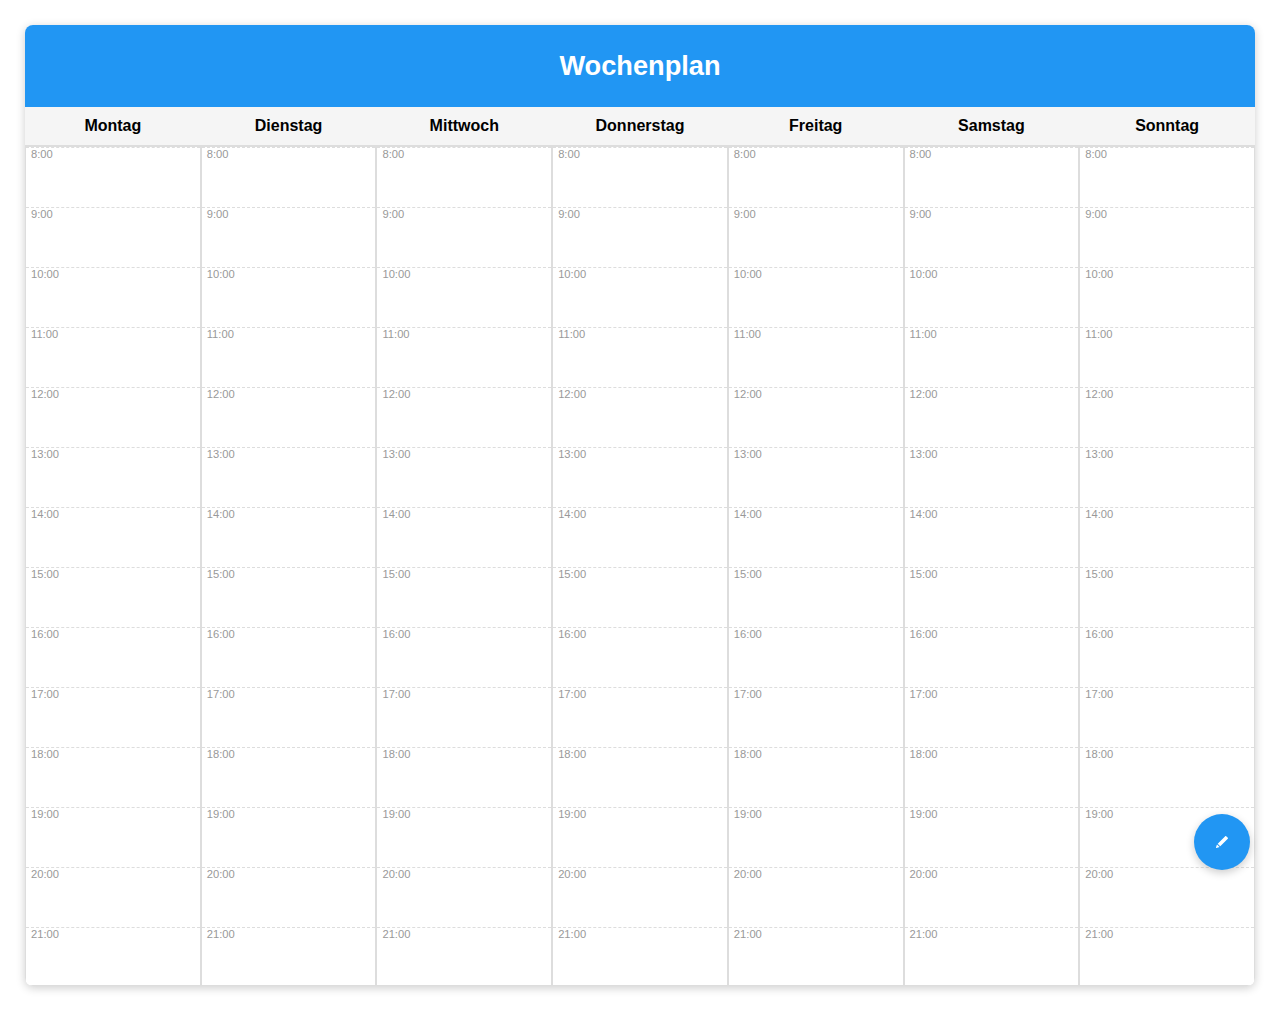
<file: index.html>
<!DOCTYPE html>
<html lang="de">
<head>
    <meta charset="UTF-8">
    <meta name="viewport" content="width=device-width, initial-scale=1.0">
    <title>WeekWise 2.1</title>
    <link rel="stylesheet" href="style.css">
    <link rel="icon" href="ico/favicon.ico" type="image/x-icon">
</head>
<body>
    <!-- Loading Overlay -->
    <div class="loading-overlay" id="loadingOverlay">
        <div class="loading-spinner"></div>
    </div>

    <!-- Main Calendar -->
    <div class="calendar" id="main">
        <div class="calendar-header">
            <h2>Wochenplan</h2>
        </div>
        
        <!-- Mobile View (dynamically generated by app.js) -->
        <div class="day-tiles" id="dayTiles"></div>

        <!-- Desktop View (headers generated dynamically by app.js) -->
        <div class="weekdays" id="weekdayHeaders"></div>
        <div class="day-columns" id="dayColumns"></div>
    </div>

    <!-- Floating Action Buttons (vertical stack, bottom-right) -->
    <button class="fab fab-top" id="newBookingButton" style="display:none" aria-label="Neuer Termin">
        <span class="icon add"></span>
    </button>
    <button class="fab fab-mid" id="printButton" style="display:none" aria-label="Drucken">
        <span class="icon print"></span>
    </button>
    <button class="fab fab-bottom" id="editButton" aria-label="Bearbeiten">
        <span class="icon edit"></span>
    </button>

    <!-- Print Options Popup -->
    <div class="print-popup" id="printPopup">
        <h4>Druckoptionen</h4>
        <label><input type="checkbox" id="printWithHeader" checked> Mit Kopfzeile</label>
        <label><input type="checkbox" id="printWithColors" checked> Mit Farben</label>
        <div class="form-group" style="margin-bottom:0">
            <label for="printCategory">Kategorie</label>
            <select id="printCategory">
                <option value="">Alle</option>
            </select>
        </div>
        <div class="form-group" style="margin-bottom:0">
            <label for="printOrientation">Ausrichtung</label>
            <select id="printOrientation">
                <option value="landscape">Querformat</option>
                <option value="portrait">Hochformat</option>
            </select>
        </div>
        <button type="button" onclick="executePrint()">Drucken</button>
    </div>

    <!-- Login Modal -->
    <div class="modal" id="loginModal">
        <div class="modal-content">
            <h3>Login</h3>
            <div class="form-group">
                <input type="password" id="password" placeholder="Passwort" autocomplete="current-password">
            </div>
            <button type="button" onclick="login()">Anmelden</button>
            <button type="button" class="cancel-button" onclick="closeLoginModal()">Abbrechen</button>
        </div>
    </div>

    <!-- Booking Edit Modal -->
    <div class="modal" id="bookingModal">
        <div class="modal-content">
            <h3>Termin Details</h3>
            <form id="bookingForm">
                <div class="form-group">
                    <label for="bookingDay">Tag</label>
                    <select id="bookingDay" required>
                        <!-- populated dynamically by buildDaySelect() -->
                    </select>
                </div>
                <div class="form-group">
                    <label for="bookingTitle">Titel</label>
                    <input type="text" id="bookingTitle" required>
                </div>
                <div class="form-group">
                    <label for="bookingLocation">Ort/Treffpunkt</label>
                    <input type="text" id="bookingLocation">
                </div>
                <div class="form-group">
                    <label>Zeitraum</label>
                    <div class="time-range-row">
                        <span>von</span>
                        <select id="bookingStart" required class="time-select"></select>
                        <span>bis</span>
                        <select id="bookingEnd" required class="time-select"></select>
                    </div>
                </div>
                <div class="form-group">
                    <label for="bookingTrainer">Trainer/Verantwortliche (einer pro Zeile)</label>
                    <textarea id="bookingTrainer" rows="2"></textarea>
                </div>
                <div class="form-group">
                    <label for="bookingContact">Kontakt</label>
                    <input type="text" id="bookingContact">
                </div>
                <div class="form-group">
                    <label for="bookingLink">Link</label>
                    <input type="url" id="bookingLink" placeholder="https://...">
                </div>
                <div class="form-group">
                    <label for="bookingDescription">Beschreibung</label>
                    <textarea id="bookingDescription" rows="3"></textarea>
                </div>
                <div class="form-group">
                    <label for="bookingCategory">Kategorie</label>
                    <select id="bookingCategory">
                        <option value="default">Standard</option>
                    </select>
                </div>
                <div class="form-group" style="display: flex; gap: 10px; flex-wrap: wrap; margin-top: 20px;">
                    <button type="submit">Speichern</button>
                    <button type="button" class="delete-button" id="modalDeleteButton" style="display:none">Löschen</button>
                    <button type="button" class="cancel-button" onclick="closeBookingModal()">Abbrechen</button>
                </div>
            </form>
        </div>
    </div>

    <!-- Settings Modal -->
    <div class="modal" id="optionsModal">
        <div class="modal-content settings-content">
            <h3>Einstellungen</h3>

            <!-- ── Zeitraum ── -->
            <div class="settings-section-divider">Zeitraum</div>

            <div class="form-group">
                <label for="calendarTitle">Titel</label>
                <input type="text" id="calendarTitle" value="Wochenplan">
            </div>

            <div class="form-group">
                <label>Modus</label>
                <div class="mode-toggle">
                    <label class="mode-option"><input type="radio" name="calendarMode" value="week" checked> Woche</label>
                    <label class="mode-option"><input type="radio" name="calendarMode" value="event"> Event</label>
                </div>
            </div>

            <div id="weekModeSection">
                <div class="form-group">
                    <label>Tage anzeigen</label>
                    <div id="hiddenDaysCheckboxes" class="day-checkboxes">
                        <!-- populated dynamically by buildHiddenDaysCheckboxes() -->
                    </div>
                </div>
            </div>

            <div id="eventModeSection" style="display:none">
                <div class="form-group">
                    <label for="eventStartDate">Startdatum</label>
                    <input type="date" id="eventStartDate">
                </div>
                <div class="form-group">
                    <label for="eventDayCount">Anzahl Tage</label>
                    <input type="number" id="eventDayCount" min="1" max="14" value="3">
                </div>
                <div class="form-group">
                    <label>Vorschau</label>
                    <div id="eventDayPreview" class="event-day-preview">—</div>
                </div>
            </div>

            <div class="form-group">
                <label>Zeitbereich</label>
                <div style="display: flex; align-items: center; gap: 10px;">
                    <select id="startHour"></select>
                    <span>bis</span>
                    <select id="endHour"></select>
                </div>
            </div>

            <div class="form-group">
                <label class="inline-check"><input type="checkbox" id="hideEmptyDays"> Leere Tage ausblenden</label>
            </div>

            <!-- ── Darstellung ── -->
            <div class="settings-section-divider">Darstellung</div>

            <div class="form-group">
                <label>Layout</label>
                <div class="color-edit header-color-edit">
                    <div class="color-swatch" style="background-color: var(--primary)"></div>
                    <input type="text" value="Kopfbalken" readonly>
                </div>
                <div class="color-edit secondary-color-edit">
                    <div class="color-swatch" style="background-color: var(--secondary)"></div>
                    <input type="text" value="Sekundärfarbe (Standard)" readonly>
                </div>
            </div>

            <div class="form-group">
                <label>Kategorien</label>
                <div id="bookingColors"></div>
            </div>

            <!-- ── System ── -->
            <div class="settings-section-divider">System</div>

            <div class="form-group">
                <label>Export/Import</label>
                <div style="display: flex; gap: 10px; flex-wrap: wrap;">
                    <button type="button" onclick="exportBookings()">Termine exportieren</button>
                    <input type="file" id="importFile" style="display:none" accept=".json">
                    <button type="button" onclick="document.getElementById('importFile').click()">Termine importieren</button>
                </div>
            </div>

            <div class="form-group">
                <label>Passwort ändern</label>
                <input type="password" id="oldpwd" placeholder="Altes Passwort" autocomplete="current-password">
                <input type="password" id="newpwd" placeholder="Neues Passwort" autocomplete="new-password" style="margin-top: 4px;">
            </div>

            <div style="display: flex; gap: 10px; flex-wrap: wrap; margin-top: 16px; padding-top: 12px; border-top: 1px solid var(--border-color);">
                <button type="button" onclick="saveSettings()">Speichern</button>
                <button type="button" onclick="logout()" class="danger-button">Ausloggen</button>
                <button type="button" class="cancel-button" onclick="closeOptionsModal()">Abbrechen</button>
            </div>
        </div>
    </div>

    <!-- View Booking Modal -->
    <div class="modal" id="viewBookingModal">
        <div class="modal-content">
            <div class="view-booking-header">
                <h3 id="viewBookingTitle"></h3>
                <h4 id="viewBookingLocation"></h4>
                <div id="viewBookingTrainers" class="trainer-tags"></div>
            </div>
            <div id="viewBookingTime"></div>
            <div id="viewBookingContact" class="contact-info"></div>
            <div id="viewBookingDescription" class="description-box"></div>
            <div id="viewBookingLink"></div>
            <button type="button" class="cancel-button" onclick="closeViewBookingModal()">Schließen</button>
        </div>
    </div>

    <!-- Sidebar (Ablage) -->
    <div id="sidebar" class="sidebar-container">
        <button class="sidebar-toggle openbtn" onclick="toggleSidebar()" aria-label="Sidebar öffnen">
            <span class="icon chevron-left"></span>
        </button>
        <button class="sidebar-toggle closebtn" onclick="toggleSidebar()" aria-label="Sidebar schließen">
            <span class="icon chevron-right"></span>
        </button>
        <div id="contentSidebar" class="sidebar">
            <div class="weekday" id="Ablage">Ablage</div>
        </div>
    </div>

    <script src="app.js"></script>
</body>
</html>
</file>
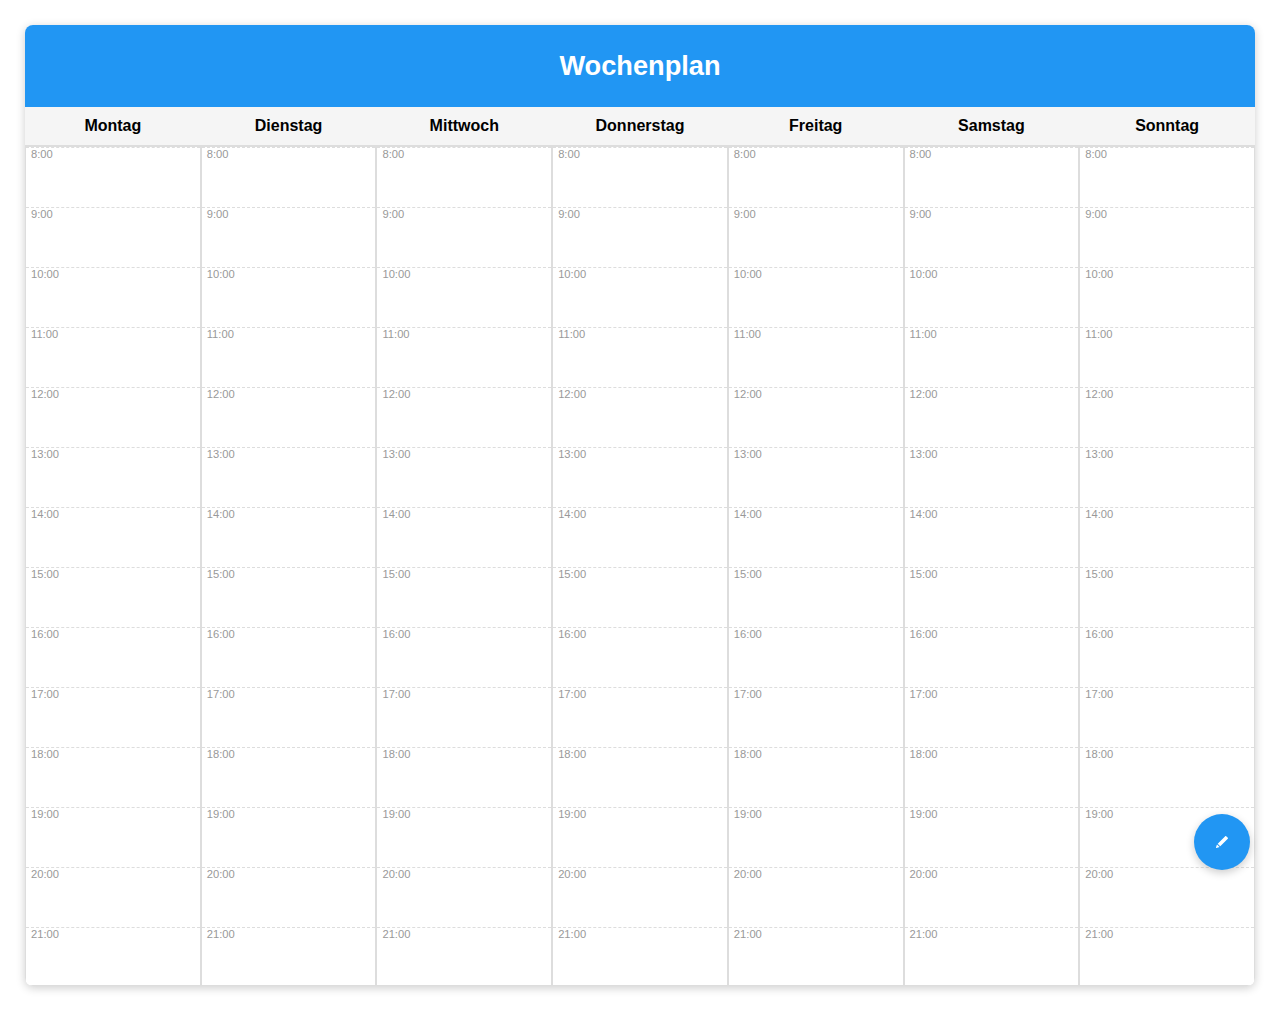
<file: v2.0/index.html>
<!DOCTYPE html>
<html lang="de">
<head>
    <meta charset="UTF-8">
    <meta name="viewport" content="width=device-width, initial-scale=1.0">
    <title>WeekWise 2.0</title>
    <link rel="stylesheet" href="style.css">
    <link rel="icon" href="ico/favicon.ico" type="image/x-icon">
</head>
<body>
    <!-- Loading Overlay -->
    <div class="loading-overlay" id="loadingOverlay">
        <div class="loading-spinner"></div>
    </div>

    <!-- Main Calendar -->
    <div class="calendar" id="main">
        <div class="calendar-header">
            <h2>Wochenplan</h2>
        </div>
        
        <!-- Mobile View -->
        <div class="day-tiles" id="dayTiles">
            <div class="day-tile">
                <div class="day-name">Montag</div>
                <div class="day-bookings"></div>
            </div>
            <div class="day-tile">
                <div class="day-name">Dienstag</div>
                <div class="day-bookings"></div>
            </div>
            <div class="day-tile">
                <div class="day-name">Mittwoch</div>
                <div class="day-bookings"></div>
            </div>
            <div class="day-tile">
                <div class="day-name">Donnerstag</div>
                <div class="day-bookings"></div>
            </div>
            <div class="day-tile">
                <div class="day-name">Freitag</div>
                <div class="day-bookings"></div>
            </div>
            <div class="day-tile">
                <div class="day-name">Samstag</div>
                <div class="day-bookings"></div>
            </div>
            <div class="day-tile">
                <div class="day-name">Sonntag</div>
                <div class="day-bookings"></div>
            </div>
            <div class="day-tile ablage-tile" id="ablage-tile">
                <div class="day-name filing-tile">Ablage</div>
                <div class="day-bookings"></div>
            </div>
        </div>

        <!-- Desktop View -->
        <div class="weekdays">
            <div class="weekday">Montag</div>
            <div class="weekday">Dienstag</div>
            <div class="weekday">Mittwoch</div>
            <div class="weekday">Donnerstag</div>
            <div class="weekday">Freitag</div>
            <div class="weekday">Samstag</div>
            <div class="weekday">Sonntag</div>
        </div>
        <div class="day-columns" id="dayColumns"></div>
    </div>

    <!-- Floating Action Buttons -->
    <button class="fab" id="newBookingButton" style="display:none" aria-label="Neuer Termin">
        <span class="icon add"></span>
    </button>
    <button class="fab" id="editButton" aria-label="Bearbeiten">
        <span class="icon edit"></span>
    </button>

    <!-- Login Modal -->
    <div class="modal" id="loginModal">
        <div class="modal-content">
            <h3>Login</h3>
            <div class="form-group">
                <input type="password" id="password" placeholder="Passwort" autocomplete="current-password">
            </div>
            <button type="button" onclick="login()">Anmelden</button>
            <button type="button" class="cancel-button" onclick="closeLoginModal()">Abbrechen</button>
        </div>
    </div>

    <!-- Booking Edit Modal -->
    <div class="modal" id="bookingModal">
        <div class="modal-content">
            <h3>Termin Details</h3>
            <form id="bookingForm">
                <div class="form-group">
                    <label for="bookingDay">Tag</label>
                    <select id="bookingDay" required>
                        <option value="Montag">Montag</option>
                        <option value="Dienstag">Dienstag</option>
                        <option value="Mittwoch">Mittwoch</option>
                        <option value="Donnerstag">Donnerstag</option>
                        <option value="Freitag">Freitag</option>
                        <option value="Samstag">Samstag</option>
                        <option value="Sonntag">Sonntag</option>
                        <option value="Ablage">Ablage</option>
                    </select>
                </div>
                <div class="form-group">
                    <label for="bookingTitle">Titel</label>
                    <input type="text" id="bookingTitle" required>
                </div>
                <div class="form-group">
                    <label for="bookingLocation">Ort/Treffpunkt</label>
                    <input type="text" id="bookingLocation">
                </div>
                <div class="form-group">
                    <label>Zeitraum</label>
                    <div style="display: flex; align-items: center; gap: 10px; flex-wrap: wrap;">
                        <span>von</span>
                        <select id="bookingStart" required style="flex: 1; min-width: 80px;"></select>
                        <span>bis</span>
                        <select id="bookingEnd" required style="flex: 1; min-width: 80px;"></select>
                    </div>
                </div>
                <div class="form-group">
                    <label for="bookingTrainer">Trainer/Verantwortliche (einer pro Zeile)</label>
                    <textarea id="bookingTrainer" rows="2"></textarea>
                </div>
                <div class="form-group">
                    <label for="bookingContact">Kontakt</label>
                    <input type="text" id="bookingContact">
                </div>
                <div class="form-group">
                    <label for="bookingLink">Link</label>
                    <input type="url" id="bookingLink" placeholder="https://...">
                </div>
                <div class="form-group">
                    <label for="bookingDescription">Beschreibung</label>
                    <textarea id="bookingDescription" rows="3"></textarea>
                </div>
                <div class="form-group">
                    <label for="bookingCategory">Kategorie</label>
                    <select id="bookingCategory">
                        <option value="default">Standard</option>
                    </select>
                </div>
                <div class="form-group" style="display: flex; gap: 10px; flex-wrap: wrap; margin-top: 20px;">
                    <button type="submit">Speichern</button>
                    <button type="button" class="delete-button" id="modalDeleteButton" style="display:none">Löschen</button>
                    <button type="button" class="cancel-button" onclick="closeBookingModal()">Abbrechen</button>
                </div>
            </form>
        </div>
    </div>

    <!-- Settings Modal -->
    <div class="modal" id="optionsModal">
        <div class="modal-content">
            <h3>Einstellungen</h3>
            <div class="form-group">
                <label for="calendarTitle">Titel</label>
                <input type="text" id="calendarTitle" value="Wochenplan">
            </div>
            <div class="form-group">
                <label>Layout</label>
                <div class="color-edit header-color-edit">
                    <div class="color-swatch" style="background-color: var(--primary)"></div>
                    <input type="text" value="Kopfbalken" readonly>
                </div>
                <div class="color-edit secondary-color-edit">
                    <div class="color-swatch" style="background-color: var(--secondary)"></div>
                    <input type="text" value="Sekundärfarbe (Standard)" readonly>
                </div>
            </div>
            <div class="form-group">
                <label>Kategorien</label>
                <div id="bookingColors"></div>
            </div>
            <div class="form-group">
                <label>Zeitbereich</label>
                <div style="display: flex; align-items: center; gap: 10px;">
                    <select id="startHour"></select>
                    <span>bis</span>
                    <select id="endHour"></select>
                </div>
            </div>
            <div class="form-group">
                <label>Export/Import</label>
                <div style="display: flex; gap: 10px; flex-wrap: wrap;">
                    <button type="button" onclick="exportBookings()">Termine exportieren</button>
                    <input type="file" id="importFile" style="display:none" accept=".json">
                    <button type="button" onclick="document.getElementById('importFile').click()">Termine importieren</button>
                </div>
            </div>
            <div class="form-group">
                <label>Passwort ändern</label>
                <input type="password" id="oldpwd" placeholder="Altes Passwort" autocomplete="current-password">
                <input type="password" id="newpwd" placeholder="Neues Passwort" autocomplete="new-password" style="margin-top: 5px;">
            </div>
            <div class="form-group" style="display: flex; gap: 10px; flex-wrap: wrap; margin-top: 20px;">
                <button type="button" onclick="saveSettings()">Speichern</button>
                <button type="button" onclick="logout()" class="danger-button">Ausloggen</button>
                <button type="button" class="cancel-button" onclick="closeOptionsModal()">Abbrechen</button>
            </div>
        </div>
    </div>

    <!-- View Booking Modal -->
    <div class="modal" id="viewBookingModal">
        <div class="modal-content">
            <div class="view-booking-header">
                <h3 id="viewBookingTitle"></h3>
                <h4 id="viewBookingLocation"></h4>
                <div id="viewBookingTrainers" class="trainer-tags"></div>
            </div>
            <div id="viewBookingTime"></div>
            <div id="viewBookingContact" class="contact-info"></div>
            <div id="viewBookingDescription" class="description-box"></div>
            <div id="viewBookingLink"></div>
            <button type="button" class="cancel-button" onclick="closeViewBookingModal()">Schließen</button>
        </div>
    </div>

    <!-- Sidebar (Ablage) -->
    <div id="sidebar" class="sidebar-container">
        <button class="sidebar-toggle openbtn" onclick="toggleSidebar()" aria-label="Sidebar öffnen">
            <span class="icon chevron-left"></span>
        </button>
        <button class="sidebar-toggle closebtn" onclick="toggleSidebar()" aria-label="Sidebar schließen">
            <span class="icon chevron-right"></span>
        </button>
        <div id="contentSidebar" class="sidebar">
            <div class="weekday" id="Ablage">Ablage</div>
        </div>
    </div>

    <script src="app.js"></script>
</body>
</html>
</file>
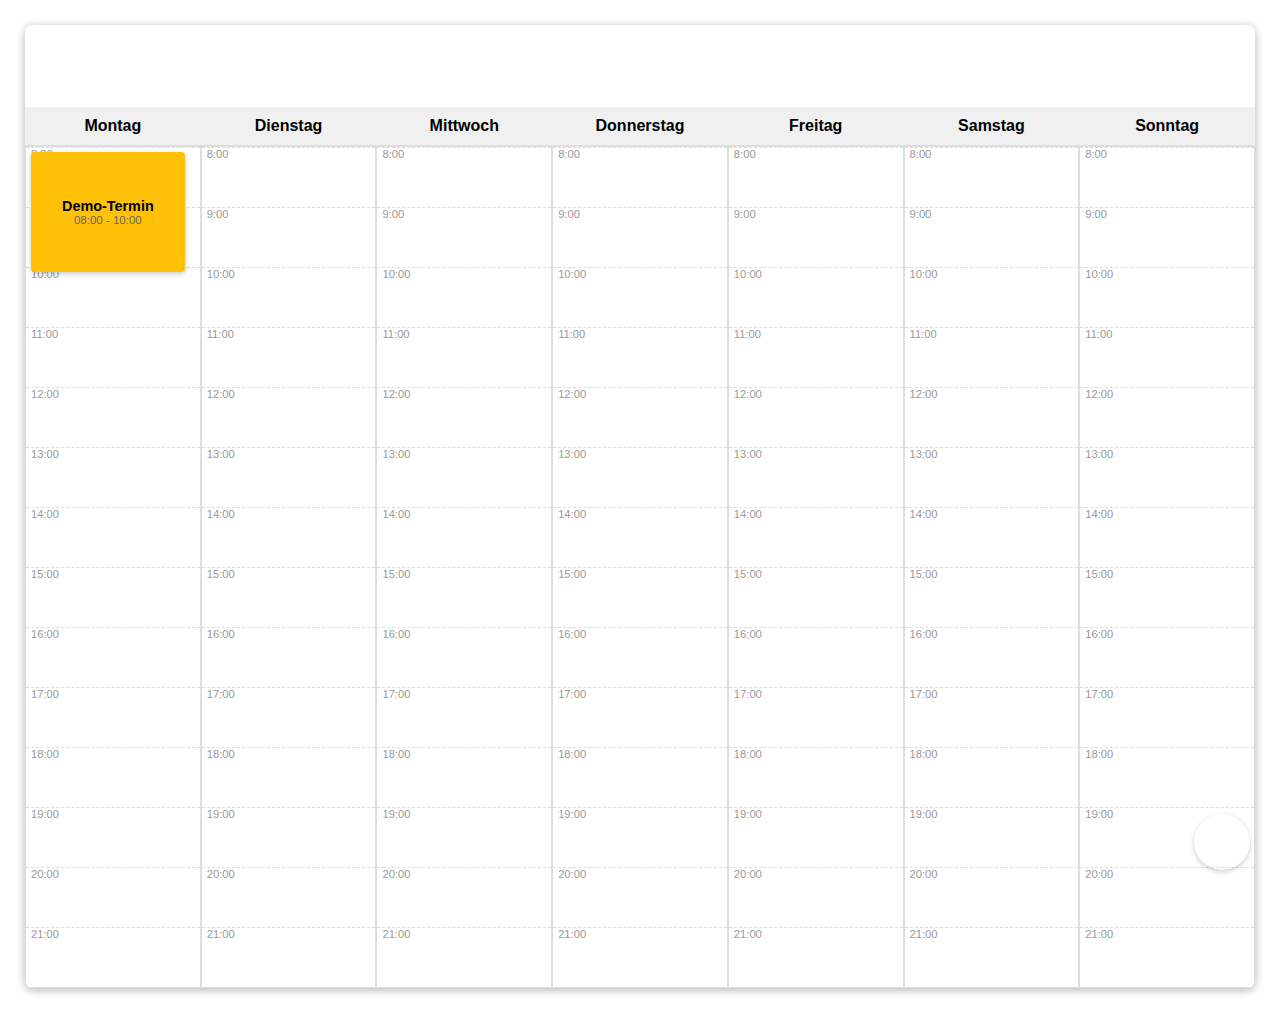
<file: Vers 1.2 (02-2025)/index.html>
<head>
  <meta charset="UTF-8">
  <title>WeekWise</title>
  <meta name="viewport" content="width=device-width, initial-scale=1.0">  
  <link rel="stylesheet" href="style.css">
</head>

<body>
    <div class="calendar" id="main">
    <div class="calendar-header">
      <h2>Sporthallen Belegungsplan</h2>
    </div>
    
    <!-- Mobile View -->
    
    <div class="day-tiles" id="dayTiles">
        <div class="day-tile">
          <div class="day-name">Montag</div>
          <div class="day-bookings">
              <!-- Bookings will be added dynamically -->
          </div>
        </div>
        <div class="day-tile">
          <div class="day-name">Dienstag</div>
          <div class="day-bookings">
              <!-- Bookings will be added dynamically -->
          </div>
        </div>
        <div class="day-tile">
          <div class="day-name">Mittwoch</div>
          <div class="day-bookings">
              <!-- Bookings will be added dynamically -->
          </div>
        </div>
        <div class="day-tile">
          <div class="day-name">Donnerstag</div>
          <div class="day-bookings">
              <!-- Bookings will be added dynamically -->
          </div>
        </div>
        <div class="day-tile">
          <div class="day-name">Freitag</div>
          <div class="day-bookings">
              <!-- Bookings will be added dynamically -->
          </div>
        </div>
        <div class="day-tile">
          <div class="day-name">Samstag</div>
          <div class="day-bookings">
              <!-- Bookings will be added dynamically -->
          </div>
        </div>
        <div class="day-tile">
          <div class="day-name">Sonntag</div>
          <div class="day-bookings">
              <!-- Bookings will be added dynamically -->
          </div>
        </div>
      <div class="day-tile ablage-tile" id="ablage-tile">
          <div class="day-name filing-tile">Ablage</div>
          <div class="day-bookings">
              <!-- Bookings will be added dynamically -->
          </div>
      </div>
    </div>


    <!-- Desktop View -->
    <div class="weekdays">
        <div class="weekday">Montag</div>
        <div class="weekday">Dienstag</div>
        <div class="weekday">Mittwoch</div>
        <div class="weekday">Donnerstag</div>
        <div class="weekday">Freitag</div>
        <div class="weekday">Samstag</div>
        <div class="weekday">Sonntag</div>
    </div>
    <div class="day-columns" id="dayColumns"></div>
</div>

<div class="fab" id="newBookingButton" style="display:none">
    <span class="icon add"></span>
</div>

<div class="fab" id="editButton">
    <span class="icon edit"></span>
</div>


<div class="modal" id="loginModal">
    <div class="modal-content">
        <h3>Login</h3>
        <div class="form-group">
            <input type="password" id="password" placeholder="Passwort">
        </div>
        <button onclick="login()">Anmelden</button>
        <button type="button" class="cancel-button" onclick="closeLoginModal()">Abbrechen</button> 
    </div>
</div>

<div class="modal" id="bookingModal">
    <div class="modal-content">
        <h3>Termin Details</h3>
        <form id="bookingForm">
            <div class="form-group">
                <label>Tag</label>
                <select id="bookingDay" required>
                    <option value="Montag">Montag</option>
                    <option value="Dienstag">Dienstag</option>
                    <option value="Mittwoch">Mittwoch</option>
                    <option value="Donnerstag">Donnerstag</option>
                    <option value="Freitag">Freitag</option>
                    <option value="Samstag">Samstag</option>
                    <option value="Sonntag">Sonntag</option>
                    <option value="Ablage">Ablage</option>
                </select>
            </div>
            <div class="form-group">
                <label>Titel</label>
                <input type="text" id="bookingTitle" required>
            </div>
            <div class="form-group">
                <label>Ort/Treffpunkt</label>
                <input type="text" id="bookingLocation">
            </div>
            <div class="form-group">
                <label>Zeitraum</label>
              <div class="form-group" style="float: left; margin-left: 10px;">
                  <span style="line-height: 30px;"> von </span>
              </div>
                <div class="form-group" style="float: left;">
                  <select id="bookingStart" required></select>
              </div>
              <div class="form-group" style="float: left; margin-left: 10px;">
                  <span style="line-height: 30px;"> bis </span>
              </div>
              <div class="form-group" style="float: left;">
                  <select id="bookingEnd" required></select>
              </div>
            </div>
            <div class="form-group" style="clear: both;">
                <label>Trainer/Verantwortliche (einer pro Zeile)</label>
                <textarea id="bookingTrainer" rows="3"></textarea>
            </div>
            <div class="form-group">
                <label>Kontakt</label>
                <input type="text" id="bookingContact">
            </div>
            <div class="form-group">
                <label>Link</label>
                <input type="url" id="bookingLink">
            </div>
            <div class="form-group">
                <label>Beschreibung</label>
                <textarea id="bookingDescription" rows="3"></textarea>
            </div>
            <div class="form-group">
                <label>Kategorie</label>
                <select id="bookingCategory">
                    <!-- Categories will be added dynamically -->
                </select>
            </div>
            <div class="form-group">
                <button type="submit" id="editbookingSaveButton">Speichern</button>
                <button type="button" class="delete-button" id="modalDeleteButton" style="display:none">L&#246;schen</button>
                <button type="button" class="cancel-button" onclick="closeBookingModal()">Abbrechen</button>
            </div>
        </form>
    </div>
</div>

<div class="modal" id="optionsModal">
    <div class="modal-content">
        <h3>Einstellungen</h3>
        <div class="form-group">
            <label>Titel</label>
            <input type="text" id="calendarTitle" value="Sporthallen Belegungsplan">
        </div>
        <div class="form-group">
            <label>Layout</label>
            <div class="color-edit header-color-edit">
                <div class="color-swatch" style="background-color: var(--primary)"></div>
                <input type="text" value="Kopfbalken" readonly>
            </div>
            <div class="color-edit secondary-color-edit">
                <div class="color-swatch" style="background-color: var(--secondary)"></div>
                <input type="text" value="Sekund&auml;rfarbe (Standard)" readonly>
            </div>
        </div>
        <div class="form-group">
            <label>Kategorien</label>
            <div id="bookingColors">
                <!-- Color options will be inserted here -->
            </div>
        </div>
        <div class="form-group">
            <label>Zeitbereich</label>
            <div class="form-group" style="float: left;">
                <select id="startHour">
                    <!-- Hours 0-23 will be inserted here -->
                </select>
            </div>
            <div class="form-group" style="float: left; margin-left: 10px;">
                <span style="line-height: 30px;">bis</span>
            </div>
            <div class="form-group" style="float: left; margin-left: 10px;">
                <select id="endHour">
                    <!-- Hours 0-23 will be inserted here -->
                </select>
            </div>
        </div>
        <div class="form-group" style="clear: both;">
            <label>Export/Import</label>
            <button onclick="exportBookings()">Termine exportieren</button>
            <input type="file" id="importFile" style="display:none" accept=".json">
            <button onclick="document.getElementById('importFile').click()">Termine importieren</button>
        </div>
        <div class="form-group" style="clear: both;">
            <label>Passwort &auml;ndern</label>
            <input type="password" id="oldpwd" placeholder="Altes Passwort">
            <input type="password" id="newpwd" placeholder="Neues Passwort">
        </div>
        <div class="form-group" style="margin-top: 25px;">
            <button onclick="saveSettings()">Speichern</button>
            <button onclick="logout()" class="danger-button">Ausloggen</button>
            <button style="float:right" type="button" class="cancel-button" onclick="closeOptionsModal()">Abbrechen</button>
        </div>
    </div>
</div>

<div class="modal" id="viewBookingModal">
    <div class="modal-content">
        <div class="view-booking-header">
            <h3 id="viewBookingTitle"></h3>
            <h4 id="viewBookingLocation"></h4>
            <div id="viewBookingTrainers" class="trainer-tags"></div>
        </div>
        <div id="viewBookingTime"></div>
        <div id="viewBookingContact" class="contact-info"></div>
        <div id="viewBookingDescription" class="description-box"></div>
        <div id="viewBookingLink"></div>
        <button type="button" class="cancel-button" onclick="closeViewBookingModal()">Schlie&#xdf;en</button>
    </div>
</div>

<!-- ### START SIDEBAR ### -->
<div id="sidebar" class="sidebar-container" >
  <button class="openbtn" onclick="toggleSidebar()">&#9204; </button>
  <button class="closebtn" onclick="toggleSidebar()">&#9205;</button>

  <div id="contentSidebar" class="sidebar">
      <div class="weekday" id="Ablage">Ablage</div>
      
        </div>
      
  </div>
</div>
<!-- ### END SIDEBAR ### -->

</body>

<script>

const mockBookings = [{
  day: 'Montag',
  startTime: '08:00',
  endTime: '10:00',
  title: 'Demo-Termin',
  location: 'Halle',
  trainer: 'Max Mustermann',
  contact: '0123456789',
  link: 'https://example.com/schulsport',
  categoryID: 'moSN9i2ydXalCWhuCxU1',
  color: 'var(--secondary)',
  description: 'Beschreibungstext'
}];
let isLoggedIn = false;
let selectedDay = null;
let selectedColumn = null;
let showingOptions = false;
let selectedBookingIndex = null;
let sidebarOpen = true;


function toggleSidebar(vis = false) {
    if (sidebarOpen == true) {
        closeNav(vis);
        sidebarOpen = false;
    } else {
        openNav(vis);
        sidebarOpen = true;
    }
}

function openNav(vis) {
    document.getElementById("contentSidebar").style.width = "20%";
    document.getElementById("main").style.marginRight = "20%";
    // den butten zum einblenden des sidebar ausblenden
    document.querySelector(".openbtn").style.display = "none";
    // den butten zum ausblenden des sidebar einblenden
    document.querySelector(".closebtn").style.display = "block";
    // Blendet die Sidebar (und die Ablage in der mobilen Ansicht) ein wenn vis = true ist
    if (vis == true) {
        document.getElementById("sidebar").style.display = "block";
        document.getElementById("ablage-tile").style.display = "block";
    }
}

function closeNav(vis) {
    document.getElementById("contentSidebar").style.width = "0";
    document.getElementById("main").style.marginRight= "0";
    // den butten zum einblenden des sidebar einblenden
    document.querySelector(".openbtn").style.display = "block";
    // den butten zum ausblenden des sidebar ausblenden
    document.querySelector(".closebtn").style.display = "none";
    // Blendet die Sidebar (und die Ablage in der mobilen Ansicht) aus wenn vis = true ist
    if (vis == true) {
        document.getElementById("sidebar").style.display = "none";
        document.getElementById("ablage-tile").style.display = "none";
    }
}

function createTimeOptions() {
  const startHour = parseInt(localStorage.getItem('startHour') || '8');
  const endHour = parseInt(localStorage.getItem('endHour') || '22');
  const startSelect = document.getElementById('bookingStart');
  const endSelect = document.getElementById('bookingEnd');
  startSelect.innerHTML = '';
  endSelect.innerHTML = '';
  for (let hour = startHour; hour <= endHour; hour++) {
    for (let minute = 0; minute < 60; minute += 15) {
      const timeStr = `${hour.toString().padStart(2, '0')}:${minute.toString().padStart(2, '0')}`;
      const startOption = new Option(timeStr, timeStr);
      const endOption = new Option(timeStr, timeStr);
      startSelect.add(startOption);
      endSelect.add(endOption);
    }
  }
}
  
function createDayColumns() {
  const container = document.getElementById('dayColumns');
  container.innerHTML = '';
  const startHour = parseInt(localStorage.getItem('startHour') || '8');
  const endHour = parseInt(localStorage.getItem('endHour') || '22');
  const totalHeight = (endHour - startHour) * 60;
  ['Montag', 'Dienstag', 'Mittwoch', 'Donnerstag', 'Freitag', 'Samstag', 'Sonntag'].forEach(day => {
    const column = document.createElement('div');
    column.className = 'day-column';
    column.style.height = `${totalHeight}px`;
    const timeMarkers = document.createElement('div');
    timeMarkers.className = 'time-markers';
    for (let hour = startHour; hour <= endHour; hour++) {
      const marker = document.createElement('div');
      marker.className = 'time-marker';
      marker.style.top = `${(hour - startHour) * 60}px`;
      marker.textContent = `${hour}:00`;
      timeMarkers.appendChild(marker);
    }
    column.appendChild(timeMarkers);
    column.addEventListener('click', e => {
      if (isLoggedIn && e.target.className === 'day-column') {
        selectedDay = day;
        selectedColumn = column;
        const rect = column.getBoundingClientRect();
        const clickY = e.clientY - rect.top;
        const hour = Math.floor(clickY / 60) + startHour;
        const minute = Math.round(clickY % 60 / 15) * 15;
        document.getElementById('bookingDay').value = day;
        document.getElementById('bookingStart').value = `${hour.toString().padStart(2, '0')}:${minute.toString().padStart(2, '0')}`;
        const endHour = hour + 1;
        if (endHour <= parseInt(localStorage.getItem('endHour') || '22')) {
          document.getElementById('bookingEnd').value = `${endHour.toString().padStart(2, '0')}:${minute.toString().padStart(2, '0')}`;
        }
        document.getElementById('bookingModal').style.display = 'flex';
      }
    });
    container.appendChild(column);
  });

  //create the mobile view

  renderBookings();
}

function createBookingElement(booking, index, isMobile) {
  const bookingEl = document.createElement('div');
  bookingEl.className = isMobile ? 'mobile-booking' : 'booking';
  bookingEl.dataset.index = index;
  bookingEl.style.backgroundColor = rgbToHex(booking.color) || booking.color || 'var(--secondary)';
  
  const content = `
    <div class="${isMobile ? 'mobile-booking-title' : 'booking-title'}">${booking.title}</div>
    <div class="${isMobile ? 'mobile-booking-time' : 'booking-time'}">${booking.startTime} - ${booking.endTime}</div>
    ${isLoggedIn ? `
      <div class="${isMobile ? 'mobilebooking-actions' : 'booking-actions'}">
        <button class="action-button edit-button" onclick="editBooking(${index})">Bearbeiten</button>
        <button class="action-button delete-button" onclick="deleteBooking(${index})">Löschen</button>
      </div>
    ` : ''}
  `;
  
  bookingEl.innerHTML = content;
  bookingEl.addEventListener('click', e => {
    if (e.target.tagName !== 'BUTTON' && !isLoggedIn) {
      showBookingDetails(booking);
    } else if (e.target.tagName !== 'BUTTON') {
      const allBookings = document.querySelectorAll(isMobile ? '.mobile-booking' : '.booking');
      allBookings.forEach(b => b.classList.remove('expanded'));
      bookingEl.classList.add('expanded');
    }
  });
  
  return bookingEl;
}

function renderBookings() {
  const bookingColors = JSON.parse(localStorage.getItem('bookingColors') || '[]');
  // sort mockBookings by startTime
  mockBookings.sort((a, b) => {
    const aStartTime = a.startTime.split(':');
    const bStartTime = b.startTime.split(':');
    return aStartTime[0] - bStartTime[0] || aStartTime[1] - bStartTime[1];    
  })
  mockBookings.forEach(booking => {
    if (!booking.categoryID) {
      booking.categoryID = 'moSN9i2ydXalCWhuCxU1';  
    }
    if (booking.categoryID) {
      const color = bookingColors.find(color => color.id === booking.categoryID);
      if (color) {
        booking.color = color.color;
      }
    } else {
      booking.color = 'var(--secondary)';
    }
  });

  // Render mobile view
  const mobileColumns = document.querySelectorAll('.day-tile');
  mobileColumns.forEach(mobileColumn => {
    const existingMobileBookings = mobileColumn.querySelectorAll('.mobile-booking');
    existingMobileBookings.forEach(mobileBooking => mobileBooking.remove());
  });
  mockBookings.forEach((booking, index) => {
    const mobileDayIndex = ['Montag', 'Dienstag', 'Mittwoch', 'Donnerstag', 'Freitag', 'Samstag', 'Sonntag','Ablage'].indexOf(booking.day);
    const mobileColumn = mobileColumns[mobileDayIndex];
    const mobileBookingEl = createBookingElement(booking, index, true);
    mobileColumn.appendChild(mobileBookingEl);
  });

  // Render desktop view
  const columns = document.querySelectorAll('.day-column');
  columns.forEach(column => {
    const existingBookings = column.querySelectorAll('.booking');
    existingBookings.forEach(booking => booking.remove());
  });
  
  const sidebar = document.getElementById('Ablage');
  const existingBookings = sidebar.querySelectorAll('.mobile-booking');
  existingBookings.forEach(booking => booking.remove());

  const configuredStartHour = parseInt(localStorage.getItem('startHour') || '8');
  mockBookings.forEach((booking, index) => {
    const dayIndex = ['Montag', 'Dienstag', 'Mittwoch', 'Donnerstag', 'Freitag', 'Samstag', 'Sonntag','Ablage'].indexOf(booking.day);
    if (dayIndex !== 7) {
        const column = columns[dayIndex];
        const bookingEl = createBookingElement(booking, index, false);
        const startHour = parseInt(booking.startTime.split(':')[0]);
        const startMinute = parseInt(booking.startTime.split(':')[1]);
        const endHour = parseInt(booking.endTime.split(':')[0]);
        const endMinute = parseInt(booking.endTime.split(':')[1]);
        const top = (startHour - configuredStartHour) * 60 + startMinute;
        const height = (endHour - startHour) * 60 + (endMinute - startMinute);
        bookingEl.style.top = `${top}px`;
        bookingEl.style.height = `${height}px`;
        column.appendChild(bookingEl);
    } else {
      const sidebar = document.getElementById('Ablage');
      const sidebarBookingEl = createBookingElement(booking, index, true);
      sidebar.appendChild(sidebarBookingEl);
    }
  });
}

function showBookingDetails(booking) {
  const modal = document.getElementById('viewBookingModal');
  document.getElementById('viewBookingTitle').textContent = booking.title;
  document.getElementById('viewBookingTime').textContent = `${booking.startTime} - ${booking.endTime}`;
  document.getElementById('viewBookingLocation').textContent = booking.location;
  if (booking.trainer !== '') {
  const trainersDiv = document.getElementById('viewBookingTrainers');
  trainersDiv.innerHTML = booking.trainer.split('\n').map(t => `<span class="trainer-tag">${t}</span>`).join('');
  }
  const contactDiv = document.getElementById('viewBookingContact');
  contactDiv.innerHTML = booking.contact ? `Kontakt: ${booking.contact}` : '';
  const descriptionDiv = document.getElementById('viewBookingDescription');
  descriptionDiv.innerHTML = booking.description ? booking.description.replace(/\n/g, '<br>') : '';
  descriptionDiv.style.display = booking.description ? 'block' : 'none';
  document.querySelector('.view-booking-header').style.backgroundColor = booking.color;
  const linkDiv = document.getElementById('viewBookingLink');
  linkDiv.innerHTML = booking.link ? `<a href="${booking.link}" target="_blank" class="link-button"><span class="icon link"></span></a>` : '';
  linkDiv.style.display = booking.link ? 'block' : 'none';
  modal.style.display = 'flex';
}

async function deleteBooking(index) {
  if (confirm('Möchten Sie diesen Termin wirklich löschen?')) {
    mockBookings.splice(index, 1);
    await saveToServer('bookings.json', mockBookings);
    renderBookings();
  }
}

function editBooking(index) {
  const booking = mockBookings[index];

  //set default category if no category is set
  if (!booking.categoryID) {
    booking.category = 'moSN9i2ydXalCWhuCxU1';
  }
  //get all booking colors
  const bookingColors = JSON.parse(localStorage.getItem('bookingColors') || '[]');
  //create select options for category
  const categorySelect = document.getElementById('bookingCategory');
  categorySelect.innerHTML = '<option value="moSN9i2ydXalCWhuCxU1" style="color: var(--secondary)">Standard</option>';
  bookingColors.forEach((color) => {
    const option = document.createElement('option');
    option.textContent = color.name;
    option.style.color = rgbToHex(color.color);
    option.value = color.id;
    categorySelect.appendChild(option);
  });
  //set values in modal
  document.getElementById('bookingTitle').value = booking.title;
  document.getElementById('bookingDay').value = booking.day;
  document.getElementById('bookingStart').value = booking.startTime;
  document.getElementById('bookingEnd').value = booking.endTime;
  document.getElementById('bookingLocation').value = booking.location || '';
  document.getElementById('bookingTrainer').value = booking.trainer || '';
  document.getElementById('bookingContact').value = booking.contact || '';
  document.getElementById('bookingLink').value = booking.link || '';
  document.getElementById('bookingDescription').innerHTML = booking.description || '';
  document.getElementById('bookingCategory').value = booking.categoryID || 'moSN9i2ydXalCWhuCxU1';
  document.getElementById('modalDeleteButton').style.display = 'inline';
  document.getElementById('modalDeleteButton').onclick = () => deleteBooking(index);
  document.getElementById('editbookingSaveButton').onclick = () => {updateCategorySelect(); renderBookings();}
  selectedBookingIndex = index;

  document.getElementById('bookingModal').style.display = 'flex';

}

function login() {
  const password = stringToHash(document.getElementById('password').value);
  const storedHash = parseInt(localStorage.getItem('loginhash'), 10);
  if (password === storedHash) {
    isLoggedIn = true;
    const editButton = document.getElementById('editButton');
    editButton.innerHTML = '<span class="icon settings"></span>';
    newBookingButton.style.display = 'flex';
    closeLoginModal();
    renderBookings();
    toggleSidebar(true);
  } else {
    alert('Falsches Passwort!');
  }
}

function logout() {
  if (confirm('Möchten Sie sich wirklich abmelden? Nicht gespeicherte Änderungen gehen verloren.')) {
    isLoggedIn = false;
    document.getElementById('editButton').innerHTML = '<span class="icon edit"></span>';
    document.getElementById('newBookingButton').style.display = 'none';
    closeOptionsModal();
    if (sidebarOpen) {
      toggleSidebar(true);
    }
  }
}

function stringToHash(string) {

  let hash = 0;
  if (string.length == 0) return hash;
  for (i = 0; i < string.length; i++) {
      char = string.charCodeAt(i);
      hash = ((hash << 5) - hash) + char;
      hash = hash & hash;
  }
  return hash;
  }

function closeBookingModal() {
  document.getElementById('bookingModal').style.display = 'none';
  document.getElementById('bookingForm').reset();
  document.getElementById('modalDeleteButton').style.display = 'none';
  document.querySelectorAll('.color-option').forEach(option => option.classList.remove('selected'));
  selectedBookingIndex = null;
}

function closeLoginModal() {
  document.getElementById('loginModal').style.display = 'none';
  document.getElementById('password').value = '';
}

function closeViewBookingModal() {
  document.getElementById('viewBookingModal').style.display = 'none';
}

document.getElementById('editButton').addEventListener('click', () => {
  if (!isLoggedIn) {
    document.getElementById('loginModal').style.display = 'flex';
  } else {
    showOptionsModal();
  }
});

document.getElementById('newBookingButton').addEventListener('click', () => {
  if (isLoggedIn) {
    //set default booking data
    document.getElementById('bookingTitle').value = '';
    document.getElementById('bookingDay').value = 'Montag';
    document.getElementById('bookingStart').value = '08:00';
    document.getElementById('bookingEnd').value = '09:00';
    document.getElementById('bookingLocation').value = '';
    document.getElementById('bookingTrainer').value = '';
    document.getElementById('bookingContact').value = '';
    document.getElementById('bookingLink').value = '';
    document.getElementById('bookingDescription').innerHTML = '';
    document.getElementById('bookingCategory').value = 'moSN9i2ydXalCWhuCxU1';
    //open edit dialog
    document.getElementById('bookingModal').style.display = 'flex';
  } else {
    document.getElementById('loginModal').style.display = 'flex';
  }
});
    
function importBookings() {
  const file = document.getElementById('importFile').files[0];
  const reader = new FileReader();
  reader.onload = function (e) {
    try {
      const newBookings = JSON.parse(e.target.result);
      const validBookings = newBookings.filter(booking => validateBooking(booking));
      if (validBookings.length !== newBookings.length) {
        alert('Warning: Some imported bookings were invalid and were skipped');
      }
      if (validBookings.length === 0) {
        alert('Error: No valid bookings found in import file');
        return;
      }
      if (confirm('Möchten Sie die bestehenden Termine überschreiben oder ergänzen?\nOK = Überschreiben, Abbrechen = Ergänzen')) {
        mockBookings.length = 0;
        mockBookings.push(...validBookings);
      } else {
        mockBookings.push(...validBookings);
      }
      renderBookings();
    } catch (error) {
      alert('Error: Invalid file format. Please provide a valid JSON file.');
      console.error('Import error:', error);
    }
  };
  reader.readAsText(file);
}

document.getElementById('importFile').addEventListener('change', importBookings);

async function showOptionsModal() {
  document.getElementById('optionsModal').style.display = 'flex';
  document.getElementById('calendarTitle').value = document.querySelector('.calendar-header h2').textContent;
  
  //enables the user to choose the color of the header
  const headerColorEdit = document.querySelector('.header-color-edit');
  const headerSwatch = headerColorEdit.querySelector('.color-swatch');
  headerSwatch.style.backgroundColor = getComputedStyle(document.documentElement).getPropertyValue('--header-color').trim();
  headerSwatch.addEventListener('click', e => {
    const colorPicker = document.createElement('input');
    colorPicker.type = 'color';
    colorPicker.value = rgbToHex(e.target.style.backgroundColor);
    colorPicker.click();
    colorPicker.addEventListener('change', () => {
      e.target.style.backgroundColor = colorPicker.value;
    });
  });
  //enables the user to choose the color of the secondary
  const secondaryColorEdit = document.querySelector('.secondary-color-edit');
  const secondarySwatch = secondaryColorEdit.querySelector('.color-swatch');
  secondarySwatch.style.backgroundColor = getComputedStyle(document.documentElement).getPropertyValue('--secondary').trim();
  secondarySwatch.addEventListener('click', e => {
    const colorPicker = document.createElement('input');
    colorPicker.type = 'color';
    colorPicker.value = rgbToHex(e.target.style.backgroundColor);
    colorPicker.click();
    colorPicker.addEventListener('change', () => {
      e.target.style.backgroundColor = colorPicker.value;
    });
  });

  populateTimeOptions();
  const bookingColorsDiv = document.getElementById('bookingColors');
  bookingColorsDiv.innerHTML = '';
  await updateCategorySelect();

  const savedColors = JSON.parse(localStorage.getItem('bookingColors') || '[]');
  savedColors.forEach(({
    name,
    color,
    id
  }) => {
    const colorEdit = document.createElement('div');
    colorEdit.className = 'color-edit';
    colorEdit.id = id;
    colorEdit.innerHTML = `
          <div class="color-swatch" style="background-color: ${color}"></div>
          <input type="text" value="${name}" placeholder="Category name">
          <span class="icon del color-delete"></span>
        `;
    bookingColorsDiv.appendChild(colorEdit);
  });
  const addColorBtn = document.createElement('button');
  addColorBtn.textContent = 'Neue Kategorie';
  addColorBtn.onclick = () => {
    const colorEdit = document.createElement('div');
    const createID = Math.random().toString(36).substring(2, 15) + Math.random().toString(36).substring(2, 15);
    colorEdit.className = 'color-edit';
    colorEdit.id = createID;
    colorEdit.innerHTML = `
          <div class="color-swatch" style="background-color: #2196F3"></div>
          <input type="text" placeholder="Name">
          <span class="icon del color-delete"></span>
        `;
    bookingColorsDiv.insertBefore(colorEdit, addColorBtn);
  };
  bookingColorsDiv.appendChild(addColorBtn);
  bookingColorsDiv.addEventListener('click', e => {
    if (e.target.classList.contains('color-swatch')) {
      const colorPicker = document.createElement('input');
      colorPicker.type = 'color';
      colorPicker.value = rgbToHex(e.target.style.backgroundColor);
      colorPicker.click();
      colorPicker.addEventListener('change', () => {
        e.target.style.backgroundColor = colorPicker.value;
      });
    } else if (e.target.classList.contains('color-delete')) {
      e.target.closest('.color-edit').remove();
    }
  });
  const startHour = localStorage.getItem('startHour') || '8';
  const endHour = localStorage.getItem('endHour') || '22';
  document.getElementById('startHour').value = startHour;
  document.getElementById('endHour').value = endHour;
}

function rgbToHex(rgb) {
  if (!rgb) return '#000000';
  rgb = rgb.replace('rgb(', '').replace(')', '').split(',');
  let r = parseInt(rgb[0]).toString(16);
  let g = parseInt(rgb[1]).toString(16);
  let b = parseInt(rgb[2]).toString(16);
  if (r.length === 1) r = '0' + r;
  if (g.length === 1) g = '0' + g;
  if (b.length === 1) b = '0' + b;
  return '#' + r + g + b;
}

function closeOptionsModal() {
  document.getElementById('optionsModal').style.display = 'none';
}

async function saveSettings() {
  document.querySelector('.calendar-header h2').textContent = document.getElementById('calendarTitle').value;
  document.documentElement.style.setProperty('--header-color', rgbToHex(document.querySelector('.header-color-edit .color-swatch').style.backgroundColor));
  document.documentElement.style.setProperty('--secondary', rgbToHex(document.querySelector('.secondary-color-edit .color-swatch').style.backgroundColor));
  const startHour = document.getElementById('startHour').value;
  const endHour = document.getElementById('endHour').value;
  localStorage.setItem('startHour', startHour);
  localStorage.setItem('endHour', endHour);
  
  const oldpwd = localStorage.getItem('loginhash');
  const oldpwdEntered = document.getElementById('oldpwd').value;
  const newpwdEntered = document.getElementById('newpwd').value;
  // check if input textbox for old password is not empty
  if ( oldpwdEntered != '') {
  // chek if old password is correct
  if (oldpwd != stringToHash(oldpwdEntered)) {
    alert('Das alte Passwort ist falsch');
    return;
  } else 
  // check if new password is not empty
  if (newpwdEntered == '') {
    alert('Das neue Passwort darf nicht leer sein');
    return;
  } else 
  // check if new password is secure enough (contains at least 8 characters, 
  // 1 uppercase letter, 1 lowercase letter, 1 number)
  if (newpwdEntered .length < 8 || !document.getElementById('newpwd').value.match(/[A-Z]/) || !document.getElementById('newpwd').value.match(/[a-z]/) || !document.getElementById('newpwd').value.match(/[0-9]/)) {
    alert('Das neue Passwort ist nicht sicher genug, es muss mindestens 8 Zeichen lang sein und mindestens einen Großbuchstaben, einen Kleinbuchstaben und eine Zahl enthalten');
    return;
  } else
  // remind user that they are about to update the password and that it cannot be restored. 
  // new password schould be stored securely e.g. in a password manager
  if (confirm('Möchten Sie das Passwort wirklich aktualisieren? Das Zugangspasswort kann nicht wiederhergestellt werden. Stelle sicher, dasss das neue Passwort sicher notiert ist.')) {
    const newpwd = stringToHash(newpwdEntered);
    localStorage.setItem('loginhash', newpwd);
    } else {
      // throw error. password not updated
      alert('Das Passwort wurde nicht aktualisiert');
      return;
    }
  }

  // get all booking colors from HTML
  const bookingColors = Array.from(document.querySelectorAll('#bookingColors .color-edit')).map(colorEdit => {
    const name = colorEdit.querySelector('input').value;
    const color = colorEdit.querySelector('.color-swatch').style.backgroundColor;
    const id = colorEdit.id;
    return { "name": name, "color": color, "id": id };
  });

  // create a new object with the settings to be saved
  const configData = {
    title: document.querySelector('.calendar-header h2').textContent,
    headerColor: getComputedStyle(document.documentElement).getPropertyValue('--header-color'),
    secondaryColor: getComputedStyle(document.documentElement).getPropertyValue('--secondary'),
    startHour,
    endHour,
    bookingColors,
    loginhash: localStorage.getItem('loginhash')  
  };

  await saveToServer('settings.json', configData);
  await saveToServer('bookings.json', mockBookings);
  await updateCategorySelect();
  createTimeOptions();
  createDayColumns();
  closeOptionsModal();
}

async function exportBookings() {
  const cleanBookings = mockBookings.map(booking => {
    const clean = {};
    for (const [key, value] of Object.entries(booking)) {
      if (value !== undefined && value !== '') {
        clean[key] = value;
      }
    }
    return clean;
  });
  await saveToServer('bookings.json', cleanBookings);
  // Hier können Sie sicher sein, dass die Daten erfolgreich gespeichert wurden
  const dataStr = "data:text/json;charset=utf-8," + encodeURIComponent(JSON.stringify(cleanBookings, null, 2));
  const downloadAnchorNode = document.createElement('a');
  downloadAnchorNode.setAttribute("href", dataStr);
  downloadAnchorNode.setAttribute("download", "bookings.json");
  document.body.appendChild(downloadAnchorNode);
  downloadAnchorNode.click();
  downloadAnchorNode.remove();
}

function populateTimeOptions() {
  const startSelect = document.getElementById('startHour');
  const endSelect = document.getElementById('endHour');
  startSelect.innerHTML = '';
  endSelect.innerHTML = '';
  for (let i = 0; i < 24; i++) {
    const hour = i.toString().padStart(2, '0') + ':00';
    startSelect.add(new Option(hour, i));
    endSelect.add(new Option(hour, i));
  }
}

document.getElementById('bookingForm').addEventListener('submit', async e => {
  e.preventDefault();
  const categoryID = document.getElementById('bookingCategory').value;
  const bookingColors = JSON.parse(localStorage.getItem('bookingColors') || '[]');
  const selectedColor = bookingColors.find(color => color.id === categoryID)?.color || 'var(--secondary)';

  const newBooking = {
    day: document.getElementById('bookingDay').value,
    startTime: document.getElementById('bookingStart').value,
    endTime: document.getElementById('bookingEnd').value,
    location: document.getElementById('bookingLocation').value.trim(),
    title: document.getElementById('bookingTitle').value,
    trainer: document.getElementById('bookingTrainer').value.trim(),
    contact: document.getElementById('bookingContact').value.trim(),
    link: document.getElementById('bookingLink').value.trim(),
    categoryID: categoryID,
    description: document.getElementById('bookingDescription').value.trim(),
    color: selectedColor
  };

  if (selectedBookingIndex !== null) {
    mockBookings[selectedBookingIndex] = newBooking;
    selectedBookingIndex = null;
  } else {
    mockBookings.push(newBooking);
  }
  await saveToServer('bookings.json', mockBookings);
  renderBookings();
  closeBookingModal();
});

document.addEventListener('click', e => {
  if (!e.target.closest('.booking')) {
    const allBookings = document.querySelectorAll('.booking');
    allBookings.forEach(b => b.classList.remove('expanded'));
  }
});

async function updateCategorySelect() { 
  // loads bookingColors and categorys from server and saves them to local storage
  try {
    const config = await loadFromServer('settings.json');
    if (config && config.bookingColors) {
      localStorage.setItem('bookingColors', JSON.stringify(config.bookingColors));
    } else {
      console.warn('Config or bookingColors not found');
    }
  } catch (err) {
    console.error('Error loading config:', err);
  }
}

function initializeColors() {
  const savedHeaderColor = localStorage.getItem('headerColor');
  if (savedHeaderColor) {
    document.documentElement.style.setProperty('--header-color', savedHeaderColor);
  }
}

function validateBooking(booking) {
  const requiredFields = ['day', 'startTime', 'endTime', 'title'];
  return requiredFields.every(field => booking[field] && booking[field].trim() !== '');
}

function initializeDefaults() {
  localStorage.setItem('startHour', '8');
  localStorage.setItem('endHour', '22');
  localStorage.setItem('bookingColors', '[]');
  localStorage.setItem('loginhash', -1352366804);
  document.documentElement.style.setProperty('--header-color', '#2196F3');
  mockBookings.length = 0;
  createTimeOptions();
  createDayColumns();
  updateCategorySelect();
}

window.addEventListener('load', async () => {
  try {
    const config = await loadFromServer('settings.json');
    const bookings = await loadFromServer('bookings.json');
    if (config) {
      document.querySelector('.calendar-header h2').textContent = config.title;
      document.documentElement.style.setProperty('--header-color', config.headerColor);
      document.documentElement.style.setProperty('--secondary', config.secondaryColor);
      localStorage.setItem('startHour', config.startHour);
      localStorage.setItem('endHour', config.endHour);
      localStorage.setItem('bookingColors', JSON.stringify(config.bookingColors));
      localStorage.setItem('loginhash', config.loginhash);
    }
    if (bookings) {
      mockBookings.length = 0;
      mockBookings.push(...bookings);
    }
  } catch (err) {
    console.error('Error loading data:', err);
    initializeDefaults();
  }
  createTimeOptions();
  createDayColumns();
  document.getElementById('editButton').style.display = 'flex';
  initializeColors();
  if (sidebarOpen) {
    toggleSidebar();
  }
});

async function saveToServer(filename, data) {
  try {
   const response = await fetch(`save_json.php?filename=${filename}&action=save`, {
      method: 'POST',
      headers: {
        'Content-Type': 'application/json'
      },
      body: JSON.stringify(data)
    });
    if (!response.ok) {
      throw new Error(`HTTP error! status: ${response.status}`);
    }
    const result = await response.text();
    if (result !== 'OK') {
      throw new Error(`Fehler beim Speichern der Datei: ${result}`);
    }
    return Promise.resolve();
  } catch (err) {
    console.error(`Error saving ${filename}:`, err);
    alert(`Fehler beim Speichern von ${filename}`);
    return Promise.reject(err);
  }
}

async function loadFromServer(filename) {
  try {
    const response = await fetch(`save_json.php?filename=${filename}&action=load`);
    if (!response.ok) {
      throw new Error(`HTTP error! status: ${response.status}`);
    }
    const result = await response.json();
    return  result;
  } catch (err) {
    console.error(`Error loading ${filename}:`, err);
    return null;
  }
}

window.addEventListener('resize', function() {
  if (window.innerWidth < 826 && sidebarOpen) {
    toggleSidebar();
  }
});
</script>
</html>
</file>
<file: style.css>
/* =====================================================
   WeekWise 2.1 - Stylesheet
   ===================================================== */

:root {
    --header-color: #2196F3;
    --contrast: rgb(255, 255, 255);
    --primary: #2196F3;
    --secondary: #FFC107;
    --danger: #f44336;
    --text-dark: #333;
    --text-light: #666;
    --bg-light: #f5f5f5;
    --border-color: #ddd;
    --shadow: rgba(0, 0, 0, 0.2);
    --shadow-hover: rgba(0, 0, 0, 0.3);
}

/* =====================================================
   Icons
   ===================================================== */

.icon {
    -webkit-mask-repeat: no-repeat;
    mask-repeat: no-repeat;
    -webkit-mask-size: contain;
    mask-size: contain;
    -webkit-mask-position: center;
    mask-position: center;
    display: block;
    width: 24px;
    height: 24px;
    background-color: var(--contrast);
}

.icon.add {
    -webkit-mask-image: url('ico/add.svg');
    mask-image: url('ico/add.svg');
}

.icon.edit {
    -webkit-mask-image: url('ico/edit.svg');
    mask-image: url('ico/edit.svg');
}

.icon.del {
    -webkit-mask-image: url('ico/del.svg');
    mask-image: url('ico/del.svg');
}

.icon.settings {
    -webkit-mask-image: url('ico/settings.svg');
    mask-image: url('ico/settings.svg');
}

.icon.link {
    -webkit-mask-image: url('ico/link.svg');
    mask-image: url('ico/link.svg');
}

.icon.chevron-left {
    -webkit-mask-image: url('ico/chevron-left.svg');
    mask-image: url('ico/chevron-left.svg');
}

.icon.chevron-right {
    -webkit-mask-image: url('ico/chevron-right.svg');
    mask-image: url('ico/chevron-right.svg');
}

.icon.print {
    -webkit-mask-image: url('ico/print.svg');
    mask-image: url('ico/print.svg');
}

/* =====================================================
   Sidebar Styles
   ===================================================== */

.sidebar {
    width: 20%;
    position: fixed;
    top: 0;
    right: 0;
    border: 1px solid var(--text-dark);
    background-color: #fff;
    box-shadow: -5px 0 5px var(--shadow);
    overflow-x: hidden;
    transition: width 0.2s ease;
    padding-top: 76px;
    height: 100%;
    z-index: 50;
}

.sidebar-container {
    display: none;
}

.sidebar-toggle {
    font-size: 20px;
    cursor: pointer;
    background-color: var(--header-color);
    color: var(--contrast);
    padding: 8px 6px;
    border: 1px solid var(--text-dark);
    border-radius: 5px 0 0 5px;
    position: fixed;
    top: 25%;
    z-index: 997;
    display: flex;
    align-items: center;
    justify-content: center;
}

.sidebar-toggle .icon {
    width: 20px;
    height: 20px;
}

.closebtn {
    right: 20%;
}

.openbtn {
    right: 0;
    display: none;
}

#main {
    transition: margin-right 0.3s ease;
}

/* =====================================================
   Typography
   ===================================================== */

h1 { font-size: 2em; margin: 10px; }
h2 { font-size: 1.7em; margin: 10px; }
h3 { font-size: 1.5em; margin: 5px; }
h4 { font-size: 1.1em; margin: 5px; font-style: italic; }

/* =====================================================
   Base Layout
   ===================================================== */

* {
    box-sizing: border-box;
}

body {
    font-family: Arial, sans-serif;
    margin: 0;
    padding: 25px;
    background: transparent;
}

/* Embedded Mode - No padding */
body.embedded {
    padding: 0;
}

body.embedded .calendar {
    box-shadow: none;
    border-radius: 0;
}

body.embedded .fab {
    display: none !important;
}

body.embedded .sidebar-container {
    display: none !important;
}

/* Compact Mode - No header */
body.compact .calendar-header {
    display: none;
}

/* Readonly Mode */
body.readonly .booking {
    cursor: default;
}

body.readonly .mobile-booking {
    cursor: default;
}

.calendar {
    background: white;
    border-radius: 8px;
    box-shadow: 0 2px 10px var(--shadow);
    overflow: hidden;
}

.calendar-header {
    background: var(--header-color);
    color: white;
    padding: 15px;
    text-align: center;
}

.weekdays {
    display: grid;
    grid-template-columns: repeat(7, 1fr);
    background: var(--bg-light);
    border-bottom: 1px solid var(--border-color);
    overflow-x: auto;
}

.weekdays.event-scroll {
    grid-template-columns: repeat(var(--day-count, 7), minmax(120px, 1fr));
}

.weekday {
    padding: 10px;
    text-align: center;
    font-weight: bold;
}

.day-columns {
    display: grid;
    grid-template-columns: repeat(7, 1fr);
    overflow-x: auto;
}

/* When event mode has many days, ensure columns don't get too narrow */
.day-columns.event-scroll {
    grid-template-columns: repeat(var(--day-count, 7), minmax(120px, 1fr));
}

.day-column {
    border: 1px solid var(--border-color);
    position: relative;
    overflow: hidden;
    min-height: 400px;
    height: auto;
}

/* =====================================================
   Bookings - Desktop View
   ===================================================== */

.booking {
    background: var(--secondary);
    border-radius: 4px;
    padding: 8px;
    margin: 2px;
    font-size: 0.85em;
    position: absolute;
    left: 2px;
    box-sizing: border-box;
    cursor: pointer;
    transition: transform 0.2s ease, box-shadow 0.2s ease, z-index 0.2s ease;
    z-index: 1;
    display: flex;
    flex-direction: column;
    align-items: center;
    justify-content: center;
    text-align: center;
    box-shadow: 0 2px 5px var(--shadow);
    overflow: hidden;
    /* Default: full width minus margins */
    width: calc(100% - 4px);
}

/* Overlap handling - dynamically set via JS */
.booking[data-overlap-count="2"] {
    width: calc(50% - 3px);
}

.booking[data-overlap-count="3"] {
    width: calc(33.33% - 3px);
}

.booking[data-overlap-count="4"] {
    width: calc(25% - 3px);
}

/* Overlap positioning - precise rules for each count/index combination */
.booking[data-overlap-count="2"][data-overlap-index="0"] { left: 2px; }
.booking[data-overlap-count="2"][data-overlap-index="1"] { left: calc(50% + 1px); }

.booking[data-overlap-count="3"][data-overlap-index="0"] { left: 2px; }
.booking[data-overlap-count="3"][data-overlap-index="1"] { left: calc(33.33% + 1px); }
.booking[data-overlap-count="3"][data-overlap-index="2"] { left: calc(66.66% + 1px); }

.booking[data-overlap-count="4"][data-overlap-index="0"] { left: 2px; }
.booking[data-overlap-count="4"][data-overlap-index="1"] { left: calc(25% + 1px); }
.booking[data-overlap-count="4"][data-overlap-index="2"] { left: calc(50% + 1px); }
.booking[data-overlap-count="4"][data-overlap-index="3"] { left: calc(75% + 1px); }

.booking:hover {
    z-index: 10;
    transform: scale(1.02);
    box-shadow: 0 4px 12px var(--shadow-hover);
}

.booking.expanded {
    z-index: 20;
    transform: scale(1.05);
    box-shadow: 0 5px 15px var(--shadow-hover);
}

/* Multi-selection highlight */
.booking.selected,
.mobile-booking.selected {
    outline: 2px solid var(--primary);
    outline-offset: 1px;
    box-shadow: 0 0 0 3px rgba(33, 150, 243, 0.25);
    z-index: 15;
}

/* Drag & Drop */
.booking.dragging {
    opacity: 0.4;
    transform: scale(0.95);
}

.day-column.drag-over {
    background: rgba(33, 150, 243, 0.08);
    outline: 2px dashed var(--primary);
    outline-offset: -2px;
}

#Ablage.drag-over {
    background: rgba(33, 150, 243, 0.08);
    outline: 2px dashed var(--primary);
    outline-offset: -2px;
}

.drag-ghost {
    position: absolute;
    top: -9999px;
    left: -9999px;
    background: var(--primary);
    color: white;
    padding: 6px 12px;
    border-radius: 4px;
    font-size: 0.85em;
    white-space: nowrap;
    pointer-events: none;
}

.booking-title {
    font-weight: bold;
    margin: 0;
    line-height: 1.2;
}

.booking-time {
    font-size: 0.8em;
    color: var(--text-light);
    margin-top: 2px;
}

.booking-details {
    font-size: 0.8em;
    color: var(--text-light);
    display: none;
}

.booking.expanded .booking-details {
    display: block;
}

.booking-actions {
    display: none;
    margin-top: 8px;
    gap: 5px;
    flex-wrap: wrap;
    justify-content: center;
}

.booking.expanded .booking-actions {
    display: flex;
}

#bookingDescription {
    width: 100%;
}

/* =====================================================
   Action Buttons
   ===================================================== */

.action-button {
    padding: 5px 10px;
    border: none;
    border-radius: 3px;
    cursor: pointer;
    font-size: 0.8em;
    color: white;
}

.edit-button {
    background: var(--header-color);
}

.delete-button {
    background: var(--danger);
}

.duplicate-button {
    background: #607D8B;
}

/* =====================================================
   Time Range Row (Form)
   ===================================================== */

.time-range-row {
    display: flex;
    align-items: center;
    gap: 10px;
    flex-wrap: wrap;
}

.time-select {
    flex: 1;
    min-width: 80px;
}

/* =====================================================
   Floating Action Buttons (vertical stack, bottom-right)
   ===================================================== */

.fab {
    position: fixed;
    right: 30px;
    background: var(--header-color);
    color: white;
    width: 56px;
    height: 56px;
    border-radius: 50%;
    display: none;
    align-items: center;
    justify-content: center;
    box-shadow: 0 3px 8px var(--shadow);
    cursor: pointer;
    transition: transform 0.2s ease, box-shadow 0.2s ease;
    z-index: 998;
    border: none;
}

.fab-bottom { bottom: 30px; }
.fab-mid    { bottom: 100px; }
.fab-top    { bottom: 170px; }

.fab:hover {
    transform: scale(1.1);
    box-shadow: 0 4px 12px var(--shadow-hover);
}

/* =====================================================
   Print Options Popup
   ===================================================== */

.print-popup {
    position: fixed;
    right: 30px;
    bottom: 170px;
    background: white;
    border-radius: 8px;
    box-shadow: 0 4px 20px var(--shadow);
    padding: 15px;
    z-index: 999;
    min-width: 220px;
    display: none;
    flex-direction: column;
    gap: 10px;
}

.print-popup.visible {
    display: flex;
}

.print-popup h4 {
    margin: 0 0 5px 0;
    font-style: normal;
}

.print-popup label {
    display: flex;
    align-items: center;
    gap: 8px;
    cursor: pointer;
    font-size: 0.9em;
}

.print-popup select {
    width: 100%;
    padding: 6px;
    border: 1px solid var(--border-color);
    border-radius: 4px;
}

.print-popup button {
    margin-top: 5px;
}

/* =====================================================
   Day Checkboxes (Settings) – Chip Style
   ===================================================== */

.day-checkboxes {
    display: flex;
    flex-wrap: wrap;
    gap: 6px;
}

.day-checkboxes .day-chip {
    display: inline-flex;
    align-items: center;
    gap: 4px;
    font-size: 0.85em;
    cursor: pointer;
    user-select: none;
    background: var(--bg-light);
    padding: 5px 10px;
    border-radius: 6px;
    border: 1px solid var(--border-color);
    transition: background 0.15s, border-color 0.15s;
}

.day-checkboxes .day-chip:hover {
    border-color: var(--primary);
}

.day-checkboxes .day-chip input[type="checkbox"] {
    width: auto;
    margin: 0;
}

/* Inline checkbox label (for hideEmptyDays etc.) */
.form-group .inline-check {
    display: inline-flex;
    align-items: center;
    gap: 6px;
    font-weight: normal;
    cursor: pointer;
}

.form-group .inline-check input[type="checkbox"] {
    width: auto;
    margin: 0;
}

/* =====================================================
   Hidden Day Styles
   ===================================================== */

.weekday-hidden {
    opacity: 0.4;
}

.day-column-hidden {
    opacity: 0.3;
    background: repeating-linear-gradient(
        45deg,
        transparent,
        transparent 10px,
        rgba(0, 0, 0, 0.03) 10px,
        rgba(0, 0, 0, 0.03) 20px
    );
}

.day-tile-hidden {
    opacity: 0.4;
}

.day-tile-hidden .day-name {
    text-decoration: line-through;
}

/* =====================================================
   Modals
   ===================================================== */

.modal {
    display: none;
    position: fixed;
    top: 0;
    left: 0;
    width: 100%;
    height: 100%;
    background: rgba(0, 0, 0, 0.5);
    align-items: center;
    justify-content: center;
    z-index: 1000;
    padding: 20px;
}

.modal-content {
    position: relative;
    background: white;
    padding: 20px;
    border-radius: 8px;
    width: 100%;
    max-width: 400px;
    box-shadow: 0 4px 20px var(--shadow);
    max-height: 90vh;
    overflow-y: auto;
}

/* Settings modal needs more width for day checkboxes */
#optionsModal .modal-content {
    max-width: 520px;
}

/* Settings: tighter form spacing */
#optionsModal .form-group {
    margin-bottom: 12px;
}

#optionsModal .form-group label {
    margin-bottom: 4px;
    font-size: 0.9em;
}

/* Settings Section Dividers */
.settings-section-divider {
    font-size: 0.7em;
    font-weight: 600;
    text-transform: uppercase;
    letter-spacing: 0.06em;
    color: var(--text-light);
    border-bottom: 1px dashed var(--border-color);
    padding-bottom: 4px;
    margin: 18px 0 10px;
}

/* Mode Toggle */
.mode-toggle {
    display: flex;
    gap: 16px;
}

.mode-option {
    display: inline-flex !important;
    align-items: center;
    gap: 5px;
    font-weight: normal !important;
    cursor: pointer;
    user-select: none;
}

.mode-option input[type="radio"] {
    width: auto;
    margin: 0;
}

/* Event Mode Preview */
.event-day-preview {
    font-size: 0.85em;
    color: var(--text-light);
    background: var(--bg-light);
    padding: 8px 10px;
    border-radius: 4px;
    line-height: 1.5;
    word-break: break-word;
}

/* Event Mode Date/Count Inputs */
#eventStartDate,
#eventDayCount {
    max-width: 200px;
}

.form-group {
    margin-bottom: 15px;
}

.form-group label {
    display: block;
    margin-bottom: 5px;
    font-weight: 500;
}

.form-group input,
.form-group select,
.form-group textarea {
    width: 100%;
    padding: 8px;
    border: 1px solid var(--border-color);
    border-radius: 4px;
}

.form-group textarea {
    resize: vertical;
    min-height: 60px;
}

button {
    background: var(--primary);
    color: white;
    border: none;
    padding: 10px 20px;
    border-radius: 4px;
    cursor: pointer;
    transition: opacity 0.2s;
}

button:hover {
    opacity: 0.9;
}

button:focus-visible,
input:focus-visible,
select:focus-visible,
textarea:focus-visible {
    outline: 2px solid var(--primary);
    outline-offset: 2px;
}

.fab:focus-visible {
    outline: 2px solid var(--text-dark);
    outline-offset: 2px;
}

.booking:focus-visible,
.mobile-booking:focus-visible {
    outline: 2px solid var(--primary);
    outline-offset: 1px;
}

.cancel-button {
    background: #999;
    margin-left: 10px;
}

.danger-button {
    background: var(--danger);
}

/* =====================================================
   Time Markers
   ===================================================== */

.time-markers {
    position: absolute;
    left: 0;
    top: 0;
    width: 100%;
    height: 100%;
    pointer-events: none;
}

.time-marker {
    position: absolute;
    width: 100%;
    border-top: 1px dashed var(--border-color);
    font-size: 0.7em;
    color: #999;
    padding-left: 5px;
}

/* =====================================================
   Color Picker
   ===================================================== */

.color-picker {
    display: flex;
    gap: 10px;
    margin-bottom: 15px;
    flex-wrap: wrap;
}

.color-option {
    width: 30px;
    height: 30px;
    border-radius: 50%;
    cursor: pointer;
    border: 2px solid transparent;
    transition: border-color 0.2s;
}

.color-option.selected,
.color-option:hover {
    border-color: var(--text-dark);
}

.color-edit {
    display: flex;
    align-items: center;
    gap: 10px;
    margin-bottom: 5px;
}

.color-swatch {
    width: 30px;
    height: 30px;
    min-width: 30px;
    border-radius: 4px;
    cursor: pointer;
    border: 1px solid var(--border-color);
}

.color-delete {
    background-color: var(--danger);
    cursor: pointer;
}

.header-color-edit input,
.secondary-color-edit input {
    background: var(--bg-light);
    cursor: not-allowed;
}

/* =====================================================
   View Booking Modal
   ===================================================== */

.view-booking-header {
    background: var(--secondary);
    color: white;
    padding: 15px;
    margin: -20px -20px 20px -20px;
    border-radius: 8px 8px 0 0;
    position: relative;
    padding-bottom: 40px;
    text-align: center;
}

.trainer-tags {
    position: absolute;
    bottom: 10px;
    right: 10px;
    margin: 0;
    text-align: right;
}

.trainer-tag {
    display: inline-block;
    background: rgba(255, 255, 255, 0.2);
    color: white;
    border: none;
    padding: 5px 10px;
    border-radius: 15px;
    margin: 2px;
    font-size: 0.9em;
}

.description-box {
    background: var(--bg-light);
    padding: 15px;
    border-radius: 8px;
    margin: 15px 0;
}

.contact-info {
    margin: 15px 0;
    color: var(--text-light);
}

.link-button {
    background: var(--primary);
    color: white;
    display: inline-flex;
    width: 40px;
    height: 40px;
    border-radius: 20px;
    align-items: center;
    justify-content: center;
    text-decoration: none;
    transition: transform 0.2s;
}

.link-button:hover {
    transform: scale(1.1);
}

#viewBookingLink {
    position: absolute;
    bottom: 20px;
    right: 20px;
}

/* =====================================================
   Mobile View - Day Tiles
   ===================================================== */

.day-tiles {
    margin: 10px;
    flex-direction: column;
    display: none;
}

.day-tile {
    margin-bottom: 10px;
}

.day-name {
    background: var(--bg-light);
    color: var(--text-dark);
    padding: 10px;
    border-radius: 8px;
    text-align: center;
    font-weight: bold;
    margin: 5px;
}

.filing-tile {
    background-color: var(--danger);
    color: white;
}

.ablage-tile {
    display: none;
}

.day-bookings {
    margin-top: 5px;
}

.mobile-booking {
    background: var(--secondary);
    padding: 12px;
    border-radius: 8px;
    margin: 5px;
    display: flex;
    flex-direction: column;
    align-items: center;
    text-align: center;
    cursor: pointer;
    transition: transform 0.2s;
}

.mobile-booking:active {
    transform: scale(0.98);
}

.mobile-booking-title {
    font-weight: bold;
    margin-bottom: 5px;
}

.mobile-booking-time {
    font-size: 0.85em;
    color: var(--text-light);
}

.mobile-booking-actions {
    display: none;
    margin-top: 10px;
    gap: 8px;
}

.mobile-booking.expanded .mobile-booking-actions {
    display: flex;
}

/* =====================================================
   Loading Indicator
   ===================================================== */

.loading-overlay {
    position: fixed;
    top: 0;
    left: 0;
    width: 100%;
    height: 100%;
    background: rgba(255, 255, 255, 0.8);
    display: none;
    align-items: center;
    justify-content: center;
    z-index: 2000;
}

.loading-overlay.active {
    display: flex;
}

.loading-spinner {
    width: 40px;
    height: 40px;
    border: 4px solid var(--border-color);
    border-top-color: var(--primary);
    border-radius: 50%;
    animation: spin 1s linear infinite;
}

@keyframes spin {
    to { transform: rotate(360deg); }
}

/* =====================================================
   Tooltip
   ===================================================== */

.booking-tooltip {
    position: absolute;
    background: var(--text-dark);
    color: white;
    padding: 8px 12px;
    border-radius: 4px;
    font-size: 0.85em;
    z-index: 1000;
    pointer-events: none;
    opacity: 0;
    transition: opacity 0.2s;
    white-space: nowrap;
    max-width: 200px;
    overflow: hidden;
    text-overflow: ellipsis;
}

.booking-tooltip.visible {
    opacity: 1;
}

/* =====================================================
   Responsive Breakpoints
   ===================================================== */

/* Large Desktop */
@media (min-width: 1200px) {
    .booking-title {
        font-size: 0.9em;
    }
}

/* Desktop */
@media (min-width: 826px) {
    .day-tiles {
        display: none;
    }
    
    .weekdays,
    .day-columns {
        display: grid;
    }
}

/* Tablet */
@media (max-width: 1200px) {
    .booking .delete-button {
        display: none;
    }
    
    .booking-title {
        font-size: 0.8em;
    }
}

@media (max-width: 900px) {
    .booking-time {
        font-size: 0.7em;
    }
}

/* Mobile */
@media (max-width: 825px) {
    body {
        padding: 10px;
    }
    
    .weekdays,
    .day-columns {
        display: none;
    }
    
    .day-tiles {
        display: flex;
    }
    
    .sidebar-container {
        display: none !important;
    }
    
    .calendar {
        margin-right: 0 !important;
    }
    
    .fab {
        display: flex;
    }
    
    #editButton {
        right: 20px;
        bottom: 20px;
    }
    
    #printButton {
        right: 20px;
        bottom: 85px;
    }
    
    #newBookingButton {
        right: 20px;
        bottom: 150px;
    }
    
    .print-popup {
        right: 20px;
        bottom: 220px;
    }
    
    .modal-content {
        max-width: 100%;
        margin: 10px;
    }
    
    .ablage-tile {
        display: block;
    }
    
    .delete-button {
        display: inline-block;
    }
}

/* Small Mobile */
@media (max-width: 480px) {
    body {
        padding: 5px;
    }
    
    .calendar-header h2 {
        font-size: 1.3em;
    }
    
    .mobile-booking {
        padding: 10px;
    }
    
    .fab {
        width: 50px;
        height: 50px;
    }
    
    .fab .icon {
        width: 20px;
        height: 20px;
    }
}

/* =====================================================
   Auto Text Color Based on Background
   ===================================================== */

.booking.light-bg .booking-title,
.booking.light-bg .booking-time {
    color: var(--text-dark);
}

.booking.dark-bg .booking-title,
.booking.dark-bg .booking-time {
    color: white;
}

.mobile-booking.light-bg .mobile-booking-title,
.mobile-booking.light-bg .mobile-booking-time {
    color: var(--text-dark);
}

.mobile-booking.dark-bg .mobile-booking-title,
.mobile-booking.dark-bg .mobile-booking-time {
    color: white;
}

/* =====================================================
   Print Styles
   ===================================================== */

@media print {
    @page {
        margin: 10mm;
    }
    
    body {
        padding: 0;
        -webkit-print-color-adjust: exact;
        print-color-adjust: exact;
    }
    
    .fab,
    .sidebar-container,
    .booking-actions,
    .mobile-booking-actions,
    .print-popup,
    .modal {
        display: none !important;
    }
    
    /* Always show desktop grid when printing */
    .day-tiles {
        display: none !important;
    }
    
    .weekdays,
    .day-columns {
        display: grid !important;
        overflow-x: visible;
    }
    
    .calendar {
        box-shadow: none;
        margin-right: 0 !important;
        overflow: visible;
    }
    
    .day-column {
        overflow: visible;
        max-width: 280px;
    }
    
    /* Hide greyed-out columns in print */
    .day-column-hidden,
    .weekday-hidden {
        display: none !important;
    }
    
    /* Print option: no header */
    body.print-no-header .calendar-header {
        display: none !important;
    }
    
    /* Print option: no colors */
    body.print-no-colors .booking {
        background: white !important;
        border: 1px solid #333 !important;
    }
    
    body.print-no-colors .booking-title,
    body.print-no-colors .booking-time {
        color: #333 !important;
    }
    
    body.print-no-colors .calendar-header {
        background: #333 !important;
    }
    
    /* Print option: category filter */
    .booking.print-hidden {
        display: none !important;
    }
    
    /* Booking text legibility */
    .booking-title {
        font-size: 0.75em;
    }
    
    .booking-time {
        font-size: 0.65em;
    }
    
    /* Auto-scale: fit day columns to page height */
    .day-columns {
        max-height: calc(100vh - 60px);
    }
    
    .day-column {
        height: auto !important;
        min-height: 0 !important;
    }
    
    /* Portrait: narrower max-width per column */
    body.print-portrait .day-column {
        max-width: 200px;
    }
}
</file>
<file: v2.0/style.css>
/* =====================================================
   WeekWise 2.0 - Stylesheet
   ===================================================== */

:root {
    --header-color: #2196F3;
    --contrast: rgb(255, 255, 255);
    --primary: #2196F3;
    --secondary: #FFC107;
    --danger: #f44336;
    --text-dark: #333;
    --text-light: #666;
    --bg-light: #f5f5f5;
    --border-color: #ddd;
    --shadow: rgba(0, 0, 0, 0.2);
    --shadow-hover: rgba(0, 0, 0, 0.3);
}

/* =====================================================
   Icons
   ===================================================== */

.icon {
    -webkit-mask-repeat: no-repeat;
    mask-repeat: no-repeat;
    -webkit-mask-size: contain;
    mask-size: contain;
    -webkit-mask-position: center;
    mask-position: center;
    display: block;
    width: 24px;
    height: 24px;
    background-color: var(--contrast);
}

.icon.add {
    -webkit-mask-image: url('ico/add.svg');
    mask-image: url('ico/add.svg');
}

.icon.edit {
    -webkit-mask-image: url('ico/edit.svg');
    mask-image: url('ico/edit.svg');
}

.icon.del {
    -webkit-mask-image: url('ico/del.svg');
    mask-image: url('ico/del.svg');
}

.icon.settings {
    -webkit-mask-image: url('ico/settings.svg');
    mask-image: url('ico/settings.svg');
}

.icon.link {
    -webkit-mask-image: url('ico/link.svg');
    mask-image: url('ico/link.svg');
}

.icon.chevron-left {
    -webkit-mask-image: url('ico/chevron-left.svg');
    mask-image: url('ico/chevron-left.svg');
}

.icon.chevron-right {
    -webkit-mask-image: url('ico/chevron-right.svg');
    mask-image: url('ico/chevron-right.svg');
}

/* =====================================================
   Sidebar Styles
   ===================================================== */

.sidebar {
    width: 20%;
    position: fixed;
    top: 0;
    right: 0;
    border: 1px solid var(--text-dark);
    background-color: #fff;
    box-shadow: -5px 0 5px var(--shadow);
    overflow-x: hidden;
    transition: width 0.2s ease;
    padding-top: 76px;
    height: 100%;
    z-index: 50;
}

.sidebar-container {
    display: none;
}

.sidebar-toggle {
    font-size: 20px;
    cursor: pointer;
    background-color: var(--header-color);
    color: var(--contrast);
    padding: 8px 6px;
    border: 1px solid var(--text-dark);
    border-radius: 5px 0 0 5px;
    position: fixed;
    top: 25%;
    z-index: 997;
    display: flex;
    align-items: center;
    justify-content: center;
}

.sidebar-toggle .icon {
    width: 20px;
    height: 20px;
}

.closebtn {
    right: 20%;
}

.openbtn {
    right: 0;
    display: none;
}

#main {
    transition: margin-right 0.3s ease;
}

/* =====================================================
   Typography
   ===================================================== */

h1 { font-size: 2em; margin: 10px; }
h2 { font-size: 1.7em; margin: 10px; }
h3 { font-size: 1.5em; margin: 5px; }
h4 { font-size: 1.1em; margin: 5px; font-style: italic; }

/* =====================================================
   Base Layout
   ===================================================== */

* {
    box-sizing: border-box;
}

body {
    font-family: Arial, sans-serif;
    margin: 0;
    padding: 25px;
    background: transparent;
}

/* Embedded Mode - No padding */
body.embedded {
    padding: 0;
}

body.embedded .calendar {
    box-shadow: none;
    border-radius: 0;
}

body.embedded .fab {
    display: none !important;
}

body.embedded .sidebar-container {
    display: none !important;
}

/* Compact Mode - No header */
body.compact .calendar-header {
    display: none;
}

/* Readonly Mode */
body.readonly .booking {
    cursor: default;
}

body.readonly .mobile-booking {
    cursor: default;
}

.calendar {
    background: white;
    border-radius: 8px;
    box-shadow: 0 2px 10px var(--shadow);
    overflow: hidden;
}

.calendar-header {
    background: var(--header-color);
    color: white;
    padding: 15px;
    text-align: center;
}

.weekdays {
    display: grid;
    grid-template-columns: repeat(7, 1fr);
    background: var(--bg-light);
    border-bottom: 1px solid var(--border-color);
}

.weekday {
    padding: 10px;
    text-align: center;
    font-weight: bold;
}

.day-columns {
    display: grid;
    grid-template-columns: repeat(7, 1fr);
}

.day-column {
    border: 1px solid var(--border-color);
    position: relative;
    overflow: hidden;
    min-height: 400px;
    height: auto;
}

/* =====================================================
   Bookings - Desktop View
   ===================================================== */

.booking {
    background: var(--secondary);
    border-radius: 4px;
    padding: 8px;
    margin: 2px;
    font-size: 0.85em;
    position: absolute;
    left: 2px;
    box-sizing: border-box;
    cursor: pointer;
    transition: all 0.2s ease;
    z-index: 1;
    display: flex;
    flex-direction: column;
    align-items: center;
    justify-content: center;
    text-align: center;
    box-shadow: 0 2px 5px var(--shadow);
    overflow: hidden;
    /* Default: full width minus margins */
    width: calc(100% - 4px);
}

/* Overlap handling - dynamically set via JS */
.booking[data-overlap-count="2"] {
    width: calc(50% - 3px);
}

.booking[data-overlap-count="3"] {
    width: calc(33.33% - 3px);
}

.booking[data-overlap-count="4"] {
    width: calc(25% - 3px);
}

.booking[data-overlap-index="1"] {
    left: calc(50%);
}

.booking[data-overlap-index="2"] {
    left: calc(66.66%);
}

.booking[data-overlap-index="3"] {
    left: calc(75%);
}

/* More specific overlap positioning */
.booking[data-overlap-count="2"][data-overlap-index="0"] { left: 2px; }
.booking[data-overlap-count="2"][data-overlap-index="1"] { left: calc(50% + 1px); }

.booking[data-overlap-count="3"][data-overlap-index="0"] { left: 2px; }
.booking[data-overlap-count="3"][data-overlap-index="1"] { left: calc(33.33% + 1px); }
.booking[data-overlap-count="3"][data-overlap-index="2"] { left: calc(66.66% + 1px); }

.booking[data-overlap-count="4"][data-overlap-index="0"] { left: 2px; }
.booking[data-overlap-count="4"][data-overlap-index="1"] { left: calc(25% + 1px); }
.booking[data-overlap-count="4"][data-overlap-index="2"] { left: calc(50% + 1px); }
.booking[data-overlap-count="4"][data-overlap-index="3"] { left: calc(75% + 1px); }

.booking:hover {
    z-index: 10;
    transform: scale(1.02);
    box-shadow: 0 4px 12px var(--shadow-hover);
}

.booking.expanded {
    z-index: 20;
    transform: scale(1.05);
    box-shadow: 0 5px 15px var(--shadow-hover);
}

.booking-title {
    font-weight: bold;
    margin: 0;
    line-height: 1.2;
}

.booking-time {
    font-size: 0.8em;
    color: var(--text-light);
    margin-top: 2px;
}

.booking-details {
    font-size: 0.8em;
    color: var(--text-light);
    display: none;
}

.booking.expanded .booking-details {
    display: block;
}

.booking-actions {
    display: none;
    margin-top: 8px;
    gap: 5px;
    flex-wrap: wrap;
    justify-content: center;
}

.booking.expanded .booking-actions {
    display: flex;
}

#bookingDescription {
    width: 100%;
}

/* =====================================================
   Action Buttons
   ===================================================== */

.action-button {
    padding: 5px 10px;
    border: none;
    border-radius: 3px;
    cursor: pointer;
    font-size: 0.8em;
    color: white;
}

.edit-button {
    background: var(--header-color);
}

.delete-button {
    background: var(--danger);
}

/* =====================================================
   Floating Action Buttons
   ===================================================== */

.fab {
    position: fixed;
    bottom: 30px;
    right: 30px;
    background: var(--header-color);
    color: white;
    width: 56px;
    height: 56px;
    border-radius: 50%;
    display: none;
    align-items: center;
    justify-content: center;
    box-shadow: 0 3px 8px var(--shadow);
    cursor: pointer;
    transition: all 0.2s ease;
    z-index: 100;
    border: none;
}

.fab:hover {
    transform: scale(1.1);
    box-shadow: 0 4px 12px var(--shadow-hover);
}

/* =====================================================
   Modals
   ===================================================== */

.modal {
    display: none;
    position: fixed;
    top: 0;
    left: 0;
    width: 100%;
    height: 100%;
    background: rgba(0, 0, 0, 0.5);
    align-items: center;
    justify-content: center;
    z-index: 1000;
    padding: 20px;
}

.modal-content {
    position: relative;
    background: white;
    padding: 20px;
    border-radius: 8px;
    width: 100%;
    max-width: 400px;
    box-shadow: 0 4px 20px var(--shadow);
    max-height: 90vh;
    overflow-y: auto;
}

.form-group {
    margin-bottom: 15px;
}

.form-group label {
    display: block;
    margin-bottom: 5px;
    font-weight: 500;
}

.form-group input,
.form-group select,
.form-group textarea {
    width: 100%;
    padding: 8px;
    border: 1px solid var(--border-color);
    border-radius: 4px;
}

.form-group textarea {
    resize: vertical;
    min-height: 60px;
}

button {
    background: var(--primary);
    color: white;
    border: none;
    padding: 10px 20px;
    border-radius: 4px;
    cursor: pointer;
    transition: opacity 0.2s;
}

button:hover {
    opacity: 0.9;
}

.cancel-button {
    background: #999;
    margin-left: 10px;
}

.danger-button {
    background: var(--danger);
}

/* =====================================================
   Time Markers
   ===================================================== */

.time-markers {
    position: absolute;
    left: 0;
    top: 0;
    width: 100%;
    height: 100%;
    pointer-events: none;
}

.time-marker {
    position: absolute;
    width: 100%;
    border-top: 1px dashed var(--border-color);
    font-size: 0.7em;
    color: #999;
    padding-left: 5px;
}

/* =====================================================
   Color Picker
   ===================================================== */

.color-picker {
    display: flex;
    gap: 10px;
    margin-bottom: 15px;
    flex-wrap: wrap;
}

.color-option {
    width: 30px;
    height: 30px;
    border-radius: 50%;
    cursor: pointer;
    border: 2px solid transparent;
    transition: border-color 0.2s;
}

.color-option.selected,
.color-option:hover {
    border-color: var(--text-dark);
}

.color-edit {
    display: flex;
    align-items: center;
    gap: 10px;
    margin-bottom: 5px;
}

.color-swatch {
    width: 30px;
    height: 30px;
    min-width: 30px;
    border-radius: 4px;
    cursor: pointer;
    border: 1px solid var(--border-color);
}

.color-delete {
    background-color: var(--danger);
    cursor: pointer;
}

.header-color-edit input,
.secondary-color-edit input {
    background: var(--bg-light);
    cursor: not-allowed;
}

/* =====================================================
   View Booking Modal
   ===================================================== */

.view-booking-header {
    background: var(--secondary);
    color: white;
    padding: 15px;
    margin: -20px -20px 20px -20px;
    border-radius: 8px 8px 0 0;
    position: relative;
    padding-bottom: 40px;
    text-align: center;
}

.trainer-tags {
    position: absolute;
    bottom: 10px;
    right: 10px;
    margin: 0;
    text-align: right;
}

.trainer-tag {
    display: inline-block;
    background: rgba(255, 255, 255, 0.2);
    color: white;
    border: none;
    padding: 5px 10px;
    border-radius: 15px;
    margin: 2px;
    font-size: 0.9em;
}

.description-box {
    background: var(--bg-light);
    padding: 15px;
    border-radius: 8px;
    margin: 15px 0;
}

.contact-info {
    margin: 15px 0;
    color: var(--text-light);
}

.link-button {
    background: var(--primary);
    color: white;
    display: inline-flex;
    width: 40px;
    height: 40px;
    border-radius: 20px;
    align-items: center;
    justify-content: center;
    text-decoration: none;
    transition: transform 0.2s;
}

.link-button:hover {
    transform: scale(1.1);
}

#viewBookingLink {
    position: absolute;
    bottom: 20px;
    right: 20px;
}

/* =====================================================
   Mobile View - Day Tiles
   ===================================================== */

.day-tiles {
    margin: 10px;
    flex-direction: column;
    display: none;
}

.day-tile {
    margin-bottom: 10px;
}

.day-name {
    background: var(--bg-light);
    color: var(--text-dark);
    padding: 10px;
    border-radius: 8px;
    text-align: center;
    font-weight: bold;
    margin: 5px;
}

.filing-tile {
    background-color: var(--danger);
    color: white;
}

.ablage-tile {
    display: none;
}

.day-bookings {
    margin-top: 5px;
}

.mobile-booking {
    background: var(--secondary);
    padding: 12px;
    border-radius: 8px;
    margin: 5px;
    display: flex;
    flex-direction: column;
    align-items: center;
    text-align: center;
    cursor: pointer;
    transition: transform 0.2s;
}

.mobile-booking:active {
    transform: scale(0.98);
}

.mobile-booking-title {
    font-weight: bold;
    margin-bottom: 5px;
}

.mobile-booking-time {
    font-size: 0.85em;
    color: var(--text-light);
}

.mobile-booking-actions {
    display: none;
    margin-top: 10px;
    gap: 8px;
}

.mobile-booking.expanded .mobile-booking-actions {
    display: flex;
}

/* =====================================================
   Loading Indicator
   ===================================================== */

.loading-overlay {
    position: fixed;
    top: 0;
    left: 0;
    width: 100%;
    height: 100%;
    background: rgba(255, 255, 255, 0.8);
    display: none;
    align-items: center;
    justify-content: center;
    z-index: 2000;
}

.loading-overlay.active {
    display: flex;
}

.loading-spinner {
    width: 40px;
    height: 40px;
    border: 4px solid var(--border-color);
    border-top-color: var(--primary);
    border-radius: 50%;
    animation: spin 1s linear infinite;
}

@keyframes spin {
    to { transform: rotate(360deg); }
}

/* =====================================================
   Tooltip
   ===================================================== */

.booking-tooltip {
    position: absolute;
    background: var(--text-dark);
    color: white;
    padding: 8px 12px;
    border-radius: 4px;
    font-size: 0.85em;
    z-index: 1000;
    pointer-events: none;
    opacity: 0;
    transition: opacity 0.2s;
    white-space: nowrap;
    max-width: 200px;
    overflow: hidden;
    text-overflow: ellipsis;
}

.booking-tooltip.visible {
    opacity: 1;
}

/* =====================================================
   Responsive Breakpoints
   ===================================================== */

/* Large Desktop */
@media (min-width: 1200px) {
    .booking-title {
        font-size: 0.9em;
    }
}

/* Desktop */
@media (min-width: 826px) {
    .day-tiles {
        display: none;
    }
    
    .weekdays,
    .day-columns {
        display: grid;
    }
}

/* Tablet */
@media (max-width: 1200px) {
    .booking .delete-button {
        display: none;
    }
    
    .booking-title {
        font-size: 0.8em;
    }
}

@media (max-width: 900px) {
    .booking-time {
        font-size: 0.7em;
    }
}

/* Mobile */
@media (max-width: 825px) {
    body {
        padding: 10px;
    }
    
    .weekdays,
    .day-columns {
        display: none;
    }
    
    .day-tiles {
        display: flex;
    }
    
    .sidebar-container {
        display: none !important;
    }
    
    .calendar {
        margin-right: 0 !important;
    }
    
    .fab {
        display: flex;
    }
    
    #editButton {
        right: 20px;
        bottom: 20px;
    }
    
    #newBookingButton {
        right: 90px;
        bottom: 20px;
    }
    
    .modal-content {
        max-width: 100%;
        margin: 10px;
    }
    
    .ablage-tile {
        display: block;
    }
    
    .delete-button {
        display: inline-block;
    }
}

/* Small Mobile */
@media (max-width: 480px) {
    body {
        padding: 5px;
    }
    
    .calendar-header h2 {
        font-size: 1.3em;
    }
    
    .mobile-booking {
        padding: 10px;
    }
    
    .fab {
        width: 50px;
        height: 50px;
    }
    
    .fab .icon {
        width: 20px;
        height: 20px;
    }
}

/* =====================================================
   Auto Text Color Based on Background
   ===================================================== */

.booking.light-bg .booking-title,
.booking.light-bg .booking-time {
    color: var(--text-dark);
}

.booking.dark-bg .booking-title,
.booking.dark-bg .booking-time {
    color: white;
}

.mobile-booking.light-bg .mobile-booking-title,
.mobile-booking.light-bg .mobile-booking-time {
    color: var(--text-dark);
}

.mobile-booking.dark-bg .mobile-booking-title,
.mobile-booking.dark-bg .mobile-booking-time {
    color: white;
}

/* =====================================================
   Print Styles
   ===================================================== */

@media print {
    body {
        padding: 0;
    }
    
    .fab,
    .sidebar-container,
    .booking-actions,
    .mobile-booking-actions {
        display: none !important;
    }
    
    .calendar {
        box-shadow: none;
    }
}
</file>
<file: Vers 1.2 (02-2025)/style.css>
:root {
    --header-color: #2195f300;
    --contrast: rgb(255, 255, 255); /* Default value, adjust as needed */
    --primary: #2196F3;
    --secondary: #FFC107;
    --danger: #f44336;
}

/* Icons */

.icon {
    -webkit-mask-repeat: no-repeat;
    mask-repeat: no-repeat;
    -webkit-mask-size: contain;
    mask-size: contain;
    -webkit-mask-position: center;
    mask-position: center;
    display: block;
    width: 24px;
    height: 24px;
    background-image: none;
    background-size: contain;
    background-repeat: no-repeat;
    background-color: var(--contrast);
}


.icon.add {
    -webkit-mask-image: url('/ico/add.svg');
    mask-image: url('/ico/add.svg');
}

.icon.edit {
    -webkit-mask-image: url('/ico/edit.svg');
    mask-image: url('/ico/edit.svg');
}

.icon.del {
    -webkit-mask-image: url('/ico/del.svg');
    mask-image: url('/ico/del.svg');
}

.icon.settings {
    -webkit-mask-image: url('/ico/settings.svg');
    mask-image: url('/ico/settings.svg');
}

.icon.link {
    -webkit-mask-image: url('/ico/link.svg');
    mask-image: url('/ico/link.svg');
}


/* Sidebar Styles */

.sidebar {
    width: 20%;
    position: fixed;
    top: 0;
    right: 0;
    border: 1px solid #333;
    background-color: #fff;
    box-shadow: -5px 0 5px #33333363;
    overflow-x: hidden;
    transition: 0.1s;
    padding-top: 76px;
    height: 100%;
    z-index: 50; /* Stelle sicher, dass die Sidebar über dem Hauptinhalt unter dem Header liegt */
}

.sidebar-container {
    display: none;
}

.closebtn {
    font-size: 20px;
    cursor: pointer;
    background-color: var(--header-color);
    color: var(--contrast);
    padding: 10px 5px;
    border: 1px solid #333;
    border-radius: 5px 0 0 5px;
    position: absolute;
    right: 20%;
    top: 25%;
    z-index: 997;
}

.openbtn {
    font-size: 20px;
    cursor: pointer;
    background-color: var(--header-color);
    color: var(--contrast);
    padding: 10px 5px;
    border: 1px solid #333;
    border-radius: 5px 0 0 5px;
    position: absolute;
    top: 25%;
    right: 0px;
    z-index: 1001;
    display: none;
}

#main {
    transition: margin-right .5s;
}


/* document */

h1 {
    font-size: 2em;
    margin: 10px;
}

h2 {
    font-size: 1.7em;
    margin: 10px;
}

h3 {
    font-size: 1.5em;
    margin: 5px;
    ;
}

h4 {
    font-size: 1.1em;
    margin: 5px;
    font-style: italic;
}

body {
    font-family: Arial, sans-serif;
    margin: 0;
    padding: 25px;
    background: #ffffff00;
}

.calendar {
    background: white;
    border-radius: 8px;
    box-shadow: 0 2px 10px rgba(0, 0, 0, 0.3);
    overflow: hidden;
}

.calendar-header {
    background: var(--header-color);
    color: white;
    padding: 15px;
    text-align: center;
}

.weekdays {
    display: grid;
    grid-template-columns: repeat(7, 1fr);
    background: #f0f0f0;
    border-bottom: 1px solid #ddd;
}

.weekday {
    padding: 10px;
    text-align: center;
    font-weight: bold;
}

.day-columns {
    display: grid;
    grid-template-columns: repeat(7, 1fr);
}

.day-column {
    border: 1px solid #ddd;
    position: relative;
    overflow: hidden;
    min-height: 400px;
    height: auto;
}

.booking {
    background: var(--secondary);
    border-radius: 4px;
    padding: 10px;
    margin: 5px;
    font-size: 0.9em;
    position: absolute;
    width: calc(100% - 20px);
    box-sizing: border-box;
    cursor: pointer;
    transition: all 0.3s;
    z-index: 1;
    display: flex;
    flex-direction: column;
    align-items: center;
    justify-content: center;
    text-align: center;
    box-shadow: 0 2px 5px rgba(0,0,0,0.2);
}

.booking.expanded {
    z-index: 2;
    transform: scale(1.05);
    box-shadow: 0 3px 10px rgba(0,0,0,0.2);
}

.booking-title {
    font-weight: bold;
    margin: 0;
}

.booking-time {
    font-size: 0.8em;
    color: #666;
}

.booking-details {
    font-size: 0.8em;
    color: #666;
    display: none;
}

.booking.expanded .booking-details {
    display: block;
}

.booking-actions {
    display: flex;
    margin-top: 10px;
    gap: 5px;
}

.booking.expanded .booking-actions {
    display: flex;
}

#bookingDescription {
    width: 100%;
}

.action-button {
    padding: 5px 10px;
    border: none;
    border-radius: 3px;
    cursor: pointer;
    font-size: 0.8em;
    color: rgb(255, 255, 255);
}

.edit-button {
    background: var(--header-color);
}

.delete-button {
    background: var(--danger);
    background-color: var(--danger);
}

.fab {
    position: fixed;
    bottom: 30px;
    right: 30px;
    background: var(--header-color);
    color: rgb(255, 255, 255);
    width: 56px;
    height: 56px;
    border-radius: 50%;
    display: none;
    align-items: center;
    justify-content: center;
    box-shadow: 0 2px 5px rgba(0,0,0,0.2);
    cursor: pointer;
    transition: all 0.3s;
    z-index: 100;
}


.fab:hover {
    transform: scale(1.1);
}

.fab .material-icons {
    font-size: 24px;
}

.options-button {
    position: fixed;
    bottom: 30px;
    right: 30px;
    background: var(--header-color);
    color: white;
    width: 56px;
    height: 56px;
    border-radius: 50%;
    display: none;
    align-items: center;
    justify-content: center;
    box-shadow: 0 2px 5px rgba(0,0,0,0.2);
    cursor: pointer;
    transition: all 0.3s;
}

.options-button:hover {
    transform: scale(1.1);
}

.modal {
    display: none;
    position: fixed;
    top: 0;
    left: 0;
    width: 100%;
    height: 100%;
    background: rgba(0,0,0,0.5);
    align-items: center;
    justify-content: center;
    z-index: 1000;
    padding: 20px;
    box-sizing: border-box;
}

.modal-content {
    position: relative;
    background: white;
    padding: 20px;
    border-radius: 8px;
    width: 400px;
    box-shadow: 0 2px 10px rgba(0,0,0,0.2);
    max-height: 90vh;
    overflow-y: auto;
}

.form-group {
    margin-bottom: 15px;
}

.form-group label {
    display: block;
    margin-bottom: 5px;
}

.form-group input, .form-group select {
    width: 100%;
    padding: 8px;
    border: 1px solid #ddd;
    border-radius: 4px;
    box-sizing: border-box;
}

button {
    background: var(--primary);
    color: white;
    border: none;
    padding: 10px 20px;
    border-radius: 4px;
    cursor: pointer;
}

.time-markers {
    position: absolute;
    left: 0;
    top: 0;
    width: 100%;
    height: 100%;
    pointer-events: none;
}

.time-marker {
    position: absolute;
    width: 100%;
    border-top: 1px dashed #ddd;
    font-size: 0.7em;
    color: #999;
    padding-left: 5px;
}

.cancel-button {
    background: #999;
    margin-left: 10px;
}

.color-picker {
    display: flex;
    gap: 10px;
    margin-bottom: 15px;
}

.color-option {
    width: 30px;
    height: 30px;
    border-radius: 50%;
    cursor: pointer;
    border: 2px solid transparent;
}

.color-option.selected {
    border-color: #333;
}

.danger-button {
    background: var(--danger);
}

.color-edit {
    display: flex;
    align-items: center;
    gap: 10px;
    margin-bottom: 5px;
}

.color-swatch {
    width: 30px;
    height: 30px;
    border-radius: 4px;
    cursor: pointer;
}

.color-delete {
    background-color: var(--danger);
    cursor: pointer;
}

.header-color-edit input {
    background: #f0f0f0;
    cursor: not-allowed;
}

.secondary-color-edit input {
    background: #f0f0f0;
    cursor: not-allowed;
}

.view-booking-header {
    background: var(--secondary);
    color: white;
    padding: 15px;
    margin: -20px -20px 20px -20px;
    border-radius: 8px 8px 0 0;
    position: relative;
    padding-bottom: 40px;
    text-align: center;  
}

.trainer-tags {
    position: absolute;
    bottom: 10px;
    right: 10px;
    margin: 0;
    text-align: right;
}

.trainer-tag {
    display: inline-block;
    background: rgba(255,255,255,0.2);
    color: white;
    border: none;
    padding: 5px 10px;
    border-radius: 15px;
    margin: 2px;
    font-size: 0.9em;
}

.description-box {
    background: #f5f5f5;
    padding: 15px;
    border-radius: 8px;
    margin: 15px 0;
}

.contact-info {
    margin: 15px 0;
}

.link-button {
    background: var(--primary);
    color: white;
    display: inline-flex;
    width: 40px;
    height: 40px;
    border-radius: 20px;
    align-items: center;
    justify-content: center;
    text-decoration: none;
    transition: transform 0.2s;
    margin-top: 0;
}

.link-button:hover {
    transform: scale(1.1);
}

.link-button .material-icons {
    font-size: 20px;
}

#viewBookingLink {
    position: absolute;
    bottom: 20px;
    right: 20px;
}

/* Mobile View */

.day-tiles {
    margin: 10px;
    flex-direction: column;
}


.day-name {
    background: #f5f5f5;
    color: #333;
    padding: 10px;
    border-radius: 8px;
    text-align: center;
    font-weight: bold;
    margin: 5px;
    vertical-align: middle;
}

.filing-tile {
    background-color: var(--danger);
}

.ablage-tile {
    display: none;
}


.day-bookings {
    margin-top: 10px;
}

.mobile-booking {
    background: var(--secondary);
    padding: 10px;
    border-radius: 8px;
    margin: 5px;
    flex-direction: column;
    align-items: center;
    justify-content: center;
    text-align: center;
}

.mobile-booking-title {
    font-weight: bold;
    margin-bottom: 5px;
}

.mobile-booking-time {
    font-size: 0.8em;
    color: #666;
}

/* diverse responsive funktionen */

@media (min-width: 826px) {
  .day-tiles {
    display: none;
  }
}


@media (max-width: 1200px) {
  .delete-button {
    display: none;
  }
}

@media (max-width: 900px) {
  .booking-time {
    display: none;
  }
}

@media (max-width: 825px) {
  .delete-button {
    display: inline-block;
  }
}

@media (max-width: 825px) {
  .weekdays, .day-columns {
    display: none;
  }
  .sidebar-wrapper {
    display: none;
  }
  .calendar {
    margin-right: 0%;
  }

  .fab {
    display: flex;
  }

  #editButton {
    right: 30px;
  }

  #newBookingButton {
    right: 90px;
  }
}
</file>
